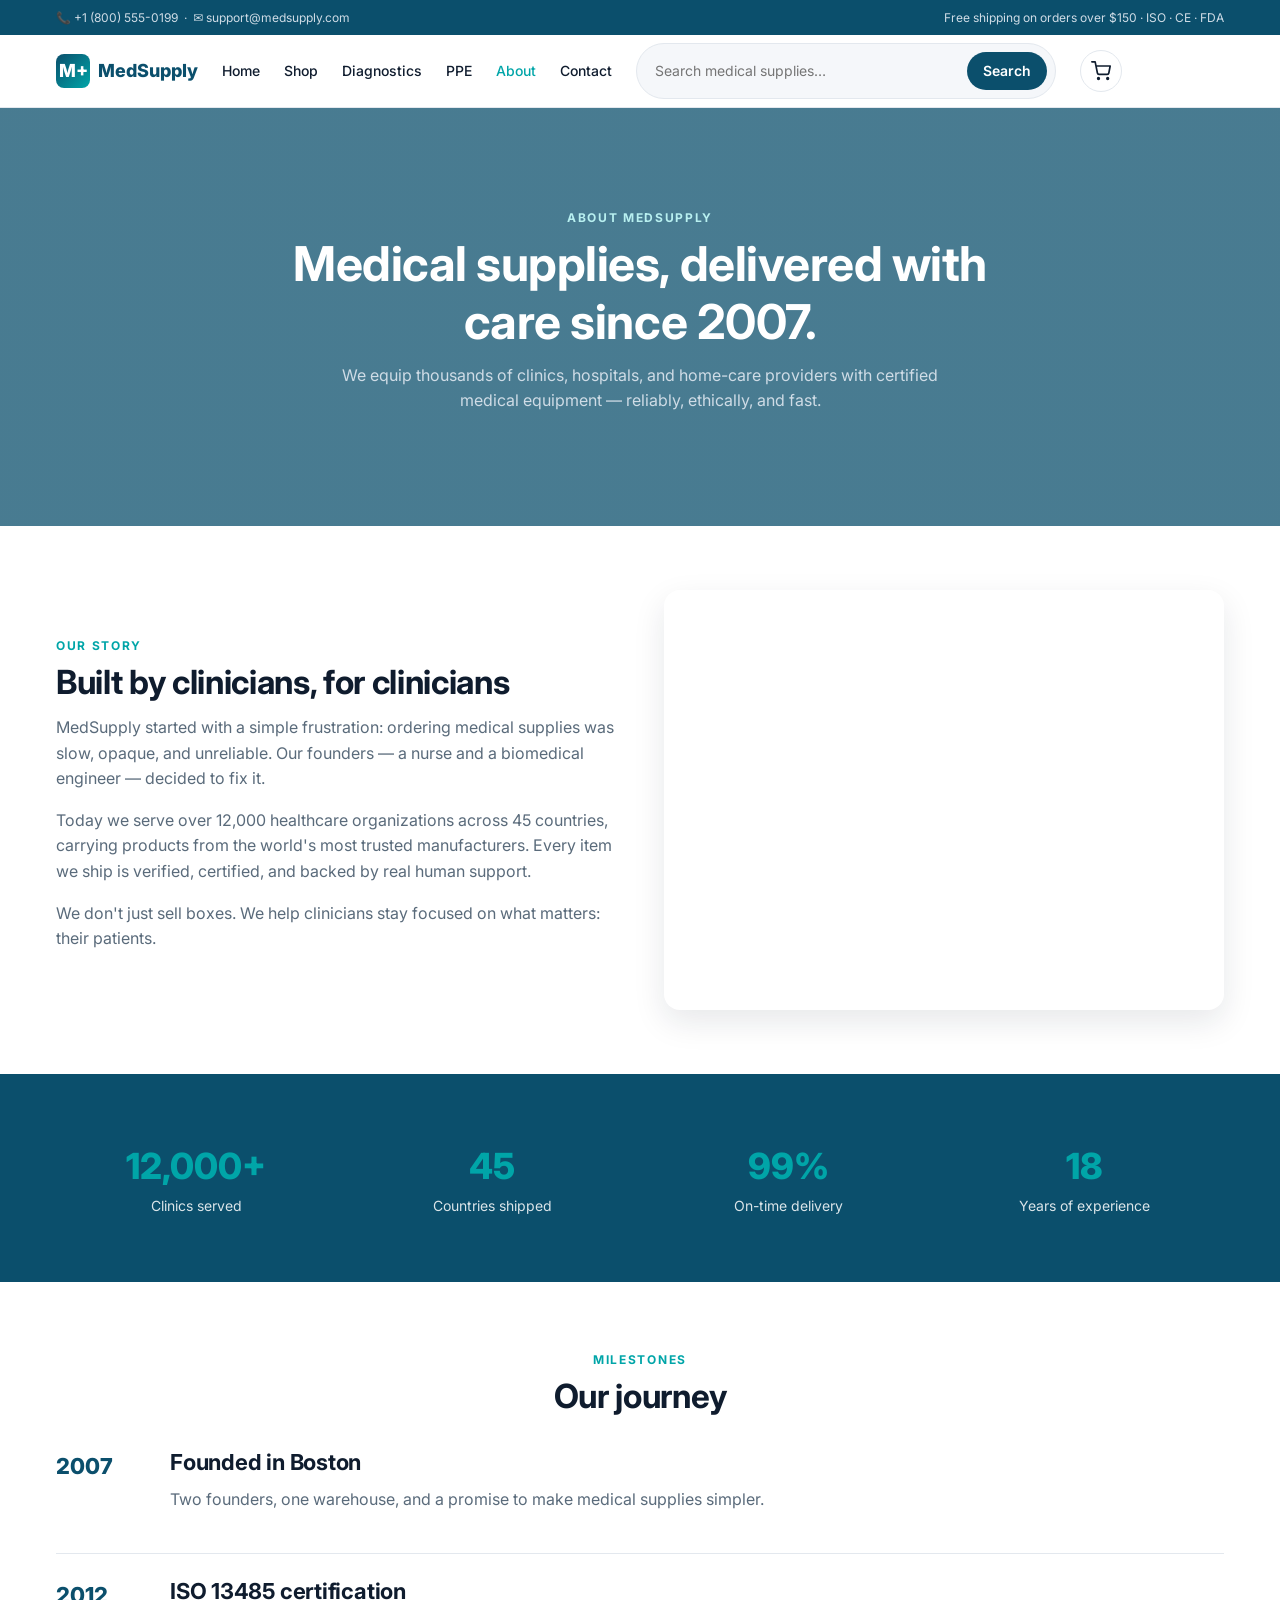
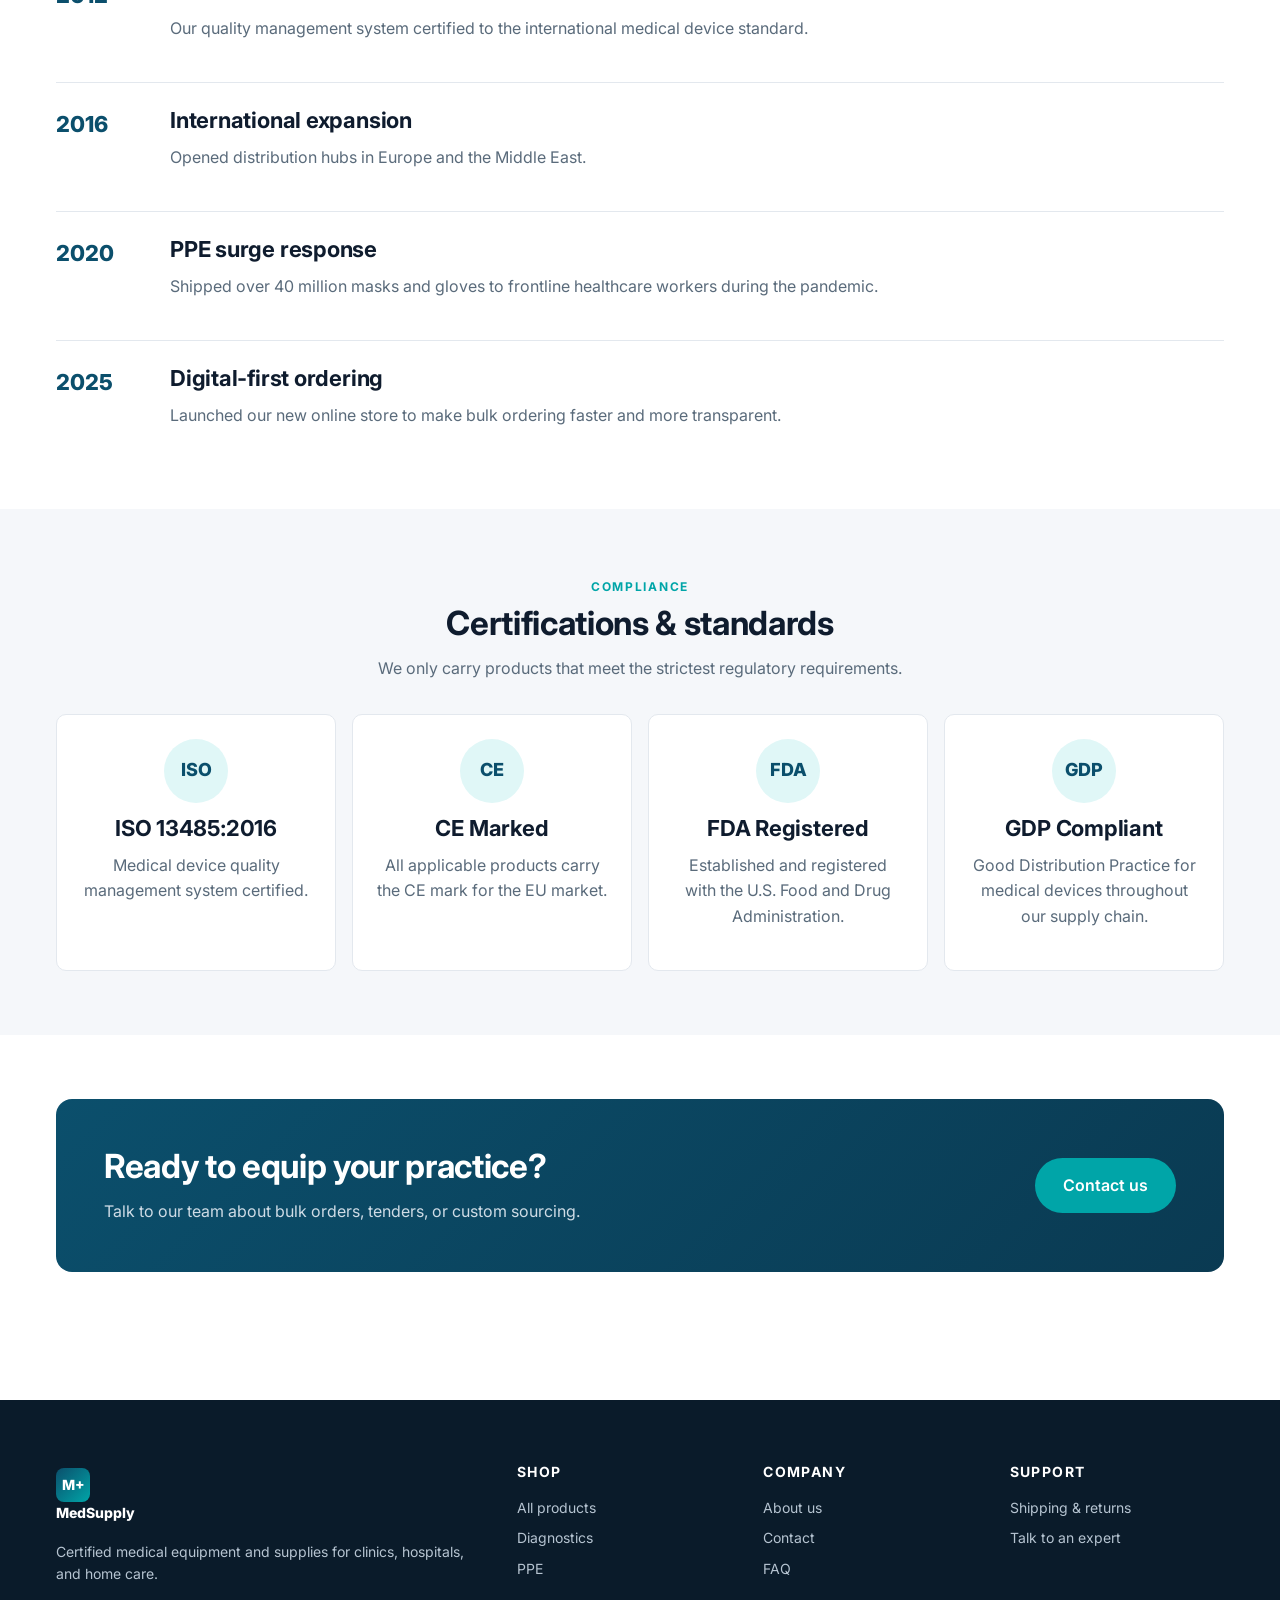
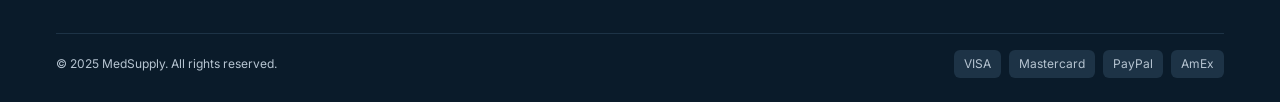
<file: about.html>
<!DOCTYPE html>
<html lang="en" dir="ltr">
<head>
<meta charset="UTF-8" />
<meta name="viewport" content="width=device-width, initial-scale=1.0" />
<title>About — MedSupply</title>
<meta name="description" content="Learn about MedSupply — 18 years supplying certified medical equipment to clinics and hospitals worldwide." />

<link rel="preconnect" href="https://fonts.googleapis.com" />
<link rel="preconnect" href="https://fonts.gstatic.com" crossorigin />
<link href="https://fonts.googleapis.com/css2?family=Inter:wght@400;500;600;700;800&display=swap" rel="stylesheet" />
<link rel="stylesheet" href="css/style.css" />

<style>
  .about-hero {
    background:
      linear-gradient(rgba(11,79,108,0.75), rgba(11,79,108,0.75)),
      center / cover no-repeat url("https://images.unsplash.com/photo-1631217868264-e5b90bb7e133?w=1600&q=80");
    color: #fff; padding: var(--sp-9) 0; text-align: center;
  }
  .about-hero h1 { color: #fff; max-width: 720px; margin-inline: auto; }
  .about-hero p { color: #cfdce6; max-width: 640px; margin-inline: auto; }

  .about-grid {
    display: grid; grid-template-columns: 1fr 1fr; gap: var(--sp-7); align-items: center;
  }
  @media (max-width: 860px) { .about-grid { grid-template-columns: 1fr; } }
  .about-media {
    aspect-ratio: 4 / 3; border-radius: var(--r-lg);
    background: center / cover no-repeat url("https://images.unsplash.com/photo-1587351021759-3e566b6af7cc?w=1200&q=80");
    box-shadow: var(--shadow-lg);
  }

  .timeline { display: grid; gap: var(--sp-5); margin-top: var(--sp-5); }
  .timeline-item {
    display: grid; grid-template-columns: 90px 1fr; gap: var(--sp-5);
    padding-bottom: var(--sp-5); border-bottom: 1px solid var(--color-border);
  }
  .timeline-item:last-child { border-bottom: 0; padding-bottom: 0; }
  .timeline-year {
    font-weight: 800; color: var(--color-primary); font-size: var(--fs-xl);
  }
  @media (max-width: 520px) {
    .timeline-item { grid-template-columns: 1fr; gap: var(--sp-2); }
  }

  .cert-grid {
    display: grid; grid-template-columns: repeat(auto-fit, minmax(220px, 1fr));
    gap: var(--sp-4); margin-top: var(--sp-5);
  }
  .cert-card {
    background: #fff; border: 1px solid var(--color-border);
    border-radius: var(--r-md); padding: var(--sp-5); text-align: center;
  }
  .cert-card .seal {
    width: 64px; height: 64px; margin: 0 auto var(--sp-3);
    border-radius: 50%; background: var(--color-accent-2); color: var(--color-primary);
    display: grid; place-items: center; font-weight: 800; font-size: var(--fs-lg);
  }
</style>
</head>
<body>

<!-- HEADER -->
<header class="site-header">
  <div class="header-top">
    <div class="container">
      <span>📞 +1 (800) 555-0199 &nbsp;·&nbsp; ✉️ support@medsupply.com</span>
      <span>Free shipping on orders over $150 · ISO · CE · FDA</span>
    </div>
  </div>
  <div class="header-main">
    <div class="container">
      <a href="index.html" class="brand" aria-label="MedSupply home">
        <span class="brand-mark" aria-hidden="true">M+</span>
        <span>MedSupply</span>
      </a>
      <nav class="main-nav" aria-label="Main navigation">
        <a href="index.html">Home</a>
        <a href="products.html">Shop</a>
        <a href="products.html?cat=Diagnostic">Diagnostics</a>
        <a href="products.html?cat=PPE">PPE</a>
        <a href="about.html" class="active">About</a>
        <a href="contact.html">Contact</a>
      </nav>
      <form class="header-search" role="search" aria-label="Search products">
        <input type="search" placeholder="Search medical supplies…" aria-label="Search" />
        <button type="submit">Search</button>
      </form>
      <div class="header-actions">
        <a href="cart.html" class="icon-btn" aria-label="View cart">
          <svg width="20" height="20" viewBox="0 0 24 24" fill="none" stroke="currentColor" stroke-width="2" stroke-linecap="round" stroke-linejoin="round"><circle cx="9" cy="21" r="1"/><circle cx="20" cy="21" r="1"/><path d="M1 1h4l2.68 13.39a2 2 0 0 0 2 1.61h9.72a2 2 0 0 0 2-1.61L23 6H6"/></svg>
          <span class="cart-badge" style="display:none">0</span>
        </a>
        <button class="icon-btn nav-toggle" aria-label="Toggle menu" aria-expanded="false">
          <svg width="22" height="22" viewBox="0 0 24 24" fill="none" stroke="currentColor" stroke-width="2" stroke-linecap="round" stroke-linejoin="round"><line x1="3" y1="6" x2="21" y2="6"/><line x1="3" y1="12" x2="21" y2="12"/><line x1="3" y1="18" x2="21" y2="18"/></svg>
        </button>
      </div>
    </div>
  </div>
</header>

<main>

<!-- HERO -->
<section class="about-hero">
  <div class="container">
    <span class="eyebrow" style="color: #b8f0f0;">About MedSupply</span>
    <h1>Medical supplies, delivered with care since 2007.</h1>
    <p>We equip thousands of clinics, hospitals, and home-care providers with certified medical equipment — reliably, ethically, and fast.</p>
  </div>
</section>

<!-- STORY -->
<section class="section">
  <div class="container">
    <div class="about-grid">
      <div class="reveal">
        <span class="eyebrow">Our story</span>
        <h2>Built by clinicians, for clinicians</h2>
        <p>MedSupply started with a simple frustration: ordering medical supplies was slow, opaque, and unreliable. Our founders — a nurse and a biomedical engineer — decided to fix it.</p>
        <p>Today we serve over 12,000 healthcare organizations across 45 countries, carrying products from the world's most trusted manufacturers. Every item we ship is verified, certified, and backed by real human support.</p>
        <p>We don't just sell boxes. We help clinicians stay focused on what matters: their patients.</p>
      </div>
      <div class="about-media reveal" aria-hidden="true"></div>
    </div>
  </div>
</section>

<!-- STATS -->
<section class="stats">
  <div class="container">
    <div>
      <div class="num">12,000+</div>
      <div class="lbl">Clinics served</div>
    </div>
    <div>
      <div class="num">45</div>
      <div class="lbl">Countries shipped</div>
    </div>
    <div>
      <div class="num">99%</div>
      <div class="lbl">On-time delivery</div>
    </div>
    <div>
      <div class="num">18</div>
      <div class="lbl">Years of experience</div>
    </div>
  </div>
</section>

<!-- TIMELINE -->
<section class="section">
  <div class="container">
    <div class="section-head reveal">
      <span class="eyebrow">Milestones</span>
      <h2>Our journey</h2>
    </div>
    <div class="timeline">
      <div class="timeline-item reveal">
        <div class="timeline-year">2007</div>
        <div>
          <h3>Founded in Boston</h3>
          <p>Two founders, one warehouse, and a promise to make medical supplies simpler.</p>
        </div>
      </div>
      <div class="timeline-item reveal">
        <div class="timeline-year">2012</div>
        <div>
          <h3>ISO 13485 certification</h3>
          <p>Our quality management system certified to the international medical device standard.</p>
        </div>
      </div>
      <div class="timeline-item reveal">
        <div class="timeline-year">2016</div>
        <div>
          <h3>International expansion</h3>
          <p>Opened distribution hubs in Europe and the Middle East.</p>
        </div>
      </div>
      <div class="timeline-item reveal">
        <div class="timeline-year">2020</div>
        <div>
          <h3>PPE surge response</h3>
          <p>Shipped over 40 million masks and gloves to frontline healthcare workers during the pandemic.</p>
        </div>
      </div>
      <div class="timeline-item reveal">
        <div class="timeline-year">2025</div>
        <div>
          <h3>Digital-first ordering</h3>
          <p>Launched our new online store to make bulk ordering faster and more transparent.</p>
        </div>
      </div>
    </div>
  </div>
</section>

<!-- CERTS -->
<section class="section section--soft">
  <div class="container">
    <div class="section-head reveal">
      <span class="eyebrow">Compliance</span>
      <h2>Certifications & standards</h2>
      <p>We only carry products that meet the strictest regulatory requirements.</p>
    </div>
    <div class="cert-grid">
      <div class="cert-card reveal">
        <div class="seal">ISO</div>
        <h3>ISO 13485:2016</h3>
        <p>Medical device quality management system certified.</p>
      </div>
      <div class="cert-card reveal">
        <div class="seal">CE</div>
        <h3>CE Marked</h3>
        <p>All applicable products carry the CE mark for the EU market.</p>
      </div>
      <div class="cert-card reveal">
        <div class="seal">FDA</div>
        <h3>FDA Registered</h3>
        <p>Established and registered with the U.S. Food and Drug Administration.</p>
      </div>
      <div class="cert-card reveal">
        <div class="seal">GDP</div>
        <h3>GDP Compliant</h3>
        <p>Good Distribution Practice for medical devices throughout our supply chain.</p>
      </div>
    </div>
  </div>
</section>

<!-- CTA -->
<section class="section">
  <div class="container">
    <div class="newsletter reveal">
      <div>
        <h2>Ready to equip your practice?</h2>
        <p>Talk to our team about bulk orders, tenders, or custom sourcing.</p>
      </div>
      <div style="text-align:right;">
        <a href="contact.html" class="btn btn--accent btn--lg">Contact us</a>
      </div>
    </div>
  </div>
</section>

</main>

<!-- FOOTER -->
<footer class="site-footer">
  <div class="container">
    <div class="footer-grid">
      <div>
        <a href="index.html" class="brand" style="color:#fff; margin-bottom: 12px;">
          <span class="brand-mark" aria-hidden="true">M+</span>
          <span>MedSupply</span>
        </a>
        <p style="color:#b6c4d1; font-size: 14px; margin-top: 12px;">
          Certified medical equipment and supplies for clinics, hospitals, and home care.
        </p>
      </div>
      <div>
        <h4>Shop</h4>
        <a href="products.html">All products</a>
        <a href="products.html?cat=Diagnostic">Diagnostics</a>
        <a href="products.html?cat=PPE">PPE</a>
      </div>
      <div>
        <h4>Company</h4>
        <a href="about.html">About us</a>
        <a href="contact.html">Contact</a>
        <a href="faq.html">FAQ</a>
      </div>
      <div>
        <h4>Support</h4>
        <a href="faq.html">Shipping & returns</a>
        <a href="contact.html">Talk to an expert</a>
      </div>
    </div>
    <div class="footer-bottom">
      <span>© 2025 MedSupply. All rights reserved.</span>
      <div class="pay-icons">
        <span>VISA</span><span>Mastercard</span><span>PayPal</span><span>AmEx</span>
      </div>
    </div>
  </div>
</footer>

<button class="back-to-top" aria-label="Back to top">
  <svg width="20" height="20" viewBox="0 0 24 24" fill="none" stroke="currentColor" stroke-width="2" stroke-linecap="round" stroke-linejoin="round"><path d="M12 19V5M5 12l7-7 7 7"/></svg>
</button>

<script src="js/data.js"></script>
<script src="js/main.js"></script>
</body>
</html>
</file>
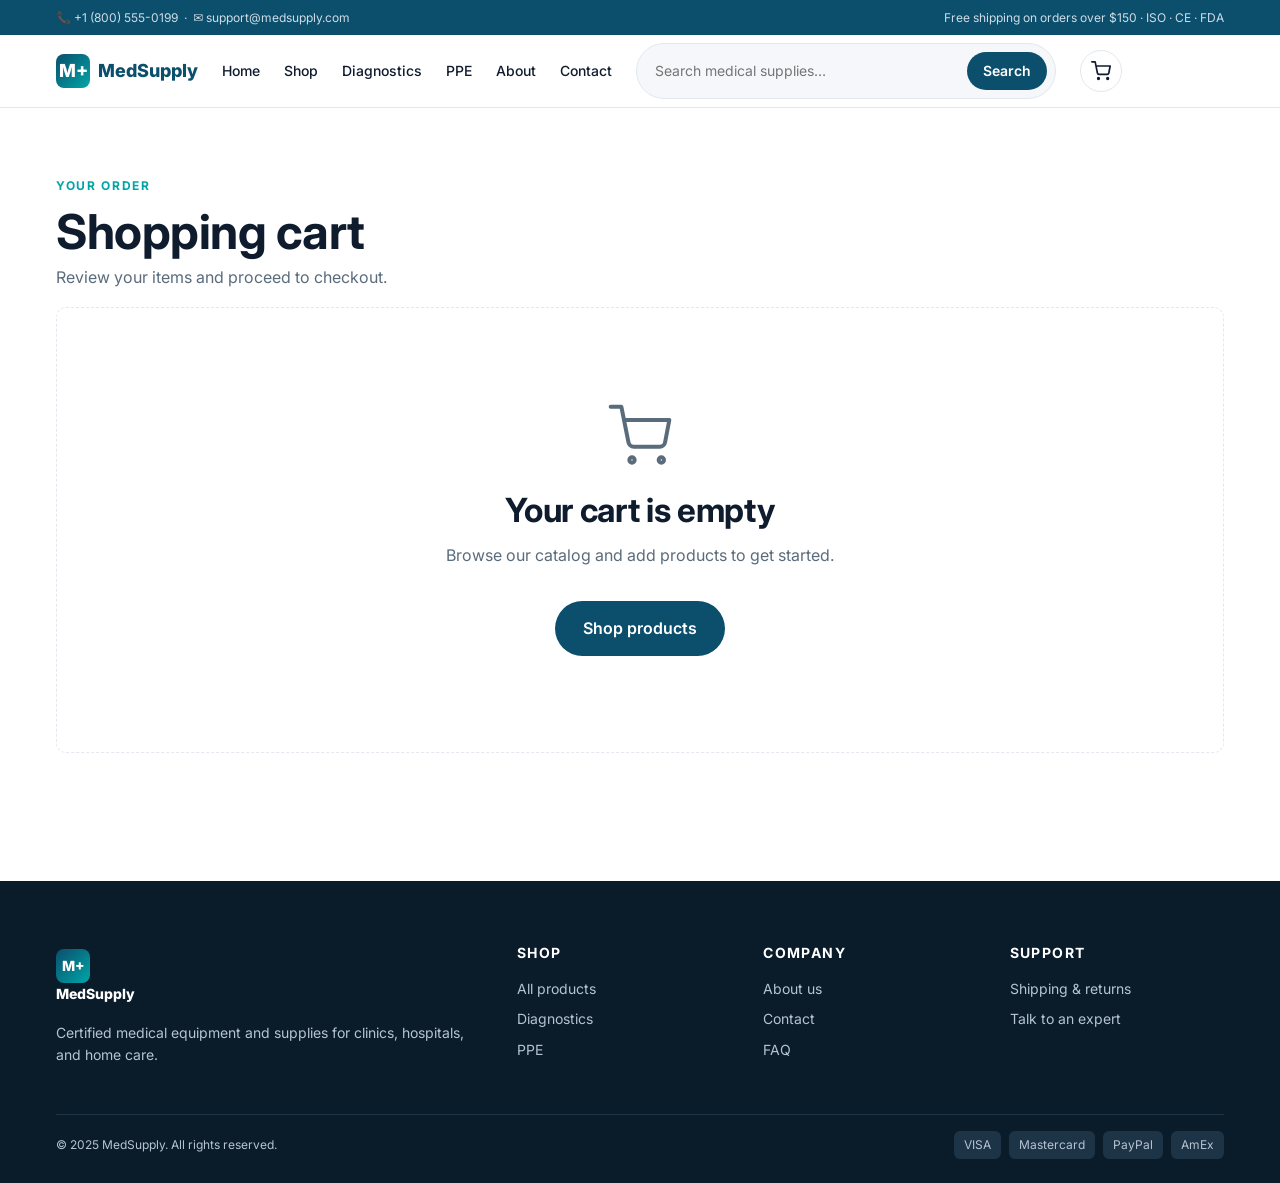
<file: cart.html>
<!DOCTYPE html>
<html lang="en" dir="ltr">
<head>
<meta charset="UTF-8" />
<meta name="viewport" content="width=device-width, initial-scale=1.0" />
<title>Cart — MedSupply</title>
<meta name="description" content="Review your cart and checkout securely." />

<link rel="preconnect" href="https://fonts.googleapis.com" />
<link rel="preconnect" href="https://fonts.gstatic.com" crossorigin />
<link href="https://fonts.googleapis.com/css2?family=Inter:wght@400;500;600;700;800&display=swap" rel="stylesheet" />
<link rel="stylesheet" href="css/style.css" />

<style>
  .cart-layout {
    display: grid;
    grid-template-columns: 1fr 380px;
    gap: var(--sp-6);
    align-items: start;
    margin-top: var(--sp-5);
  }
  @media (max-width: 900px) {
    .cart-layout { grid-template-columns: 1fr; }
  }

  /* ---------- Cart table ---------- */
  .cart-list {
    background: #fff; border: 1px solid var(--color-border);
    border-radius: var(--r-md); overflow: hidden;
  }
  .cart-row {
    display: grid;
    grid-template-columns: 96px 1fr auto auto auto;
    gap: var(--sp-4);
    align-items: center;
    padding: var(--sp-4);
    border-bottom: 1px solid var(--color-border);
  }
  .cart-row:last-child { border-bottom: 0; }
  .cart-thumb {
    width: 96px; height: 96px; border-radius: var(--r-sm);
    overflow: hidden; background: var(--color-bg-soft);
    border: 1px solid var(--color-border);
  }
  .cart-thumb img { width: 100%; height: 100%; object-fit: cover; }
  .cart-name { font-weight: 600; font-size: var(--fs-md); margin: 0 0 4px; }
  .cart-name a { color: var(--color-text); }
  .cart-name a:hover { color: var(--color-primary); }
  .cart-meta { font-size: var(--fs-xs); color: var(--color-muted); }
  .cart-unit { font-size: var(--fs-sm); color: var(--color-muted); white-space: nowrap; }
  .cart-total { font-weight: 700; color: var(--color-primary); font-size: var(--fs-lg); white-space: nowrap; min-width: 90px; text-align: right; }
  .cart-remove {
    width: 34px; height: 34px; border-radius: 50%; display: grid; place-items: center;
    color: var(--color-muted); transition: all var(--transition);
  }
  .cart-remove:hover { color: var(--color-danger); background: #fdf3f2; }
  .cart-qty {
    display: inline-flex; align-items: center;
    border: 1px solid var(--color-border); border-radius: var(--r-pill); overflow: hidden;
  }
  .cart-qty button {
    width: 34px; height: 36px; font-weight: 700; color: var(--color-primary);
    transition: background var(--transition);
  }
  .cart-qty button:hover { background: var(--color-bg-soft); }
  .cart-qty input {
    width: 40px; height: 36px; text-align: center; border: 0; outline: 0;
    font-weight: 700; font-size: var(--fs-sm);
  }
  @media (max-width: 700px) {
    .cart-row {
      grid-template-columns: 72px 1fr;
      grid-template-areas:
        "thumb name"
        "qty   qty"
        "unit  total";
      gap: var(--sp-2) var(--sp-3);
      padding: var(--sp-3);
    }
    .cart-thumb { grid-area: thumb; width: 72px; height: 72px; }
    .cart-info { grid-area: name; }
    .cart-qty { grid-area: qty; justify-self: start; }
    .cart-unit { grid-area: unit; }
    .cart-total { grid-area: total; text-align: right; }
    .cart-remove {
      position: absolute; right: 8px; margin-top: -60px;
    }
    .cart-row { position: relative; }
  }

  /* ---------- Summary ---------- */
  .summary {
    background: #fff; border: 1px solid var(--color-border);
    border-radius: var(--r-md); padding: var(--sp-5);
    position: sticky; top: calc(var(--header-h) + 20px);
  }
  .summary h3 { margin-bottom: var(--sp-4); }
  .summary-row {
    display: flex; justify-content: space-between;
    padding: var(--sp-2) 0; font-size: var(--fs-sm);
  }
  .summary-row.total {
    border-top: 1px solid var(--color-border);
    margin-top: var(--sp-3); padding-top: var(--sp-4);
    font-size: var(--fs-lg); font-weight: 700;
    color: var(--color-primary);
  }
  .summary hr {
    border: 0; border-top: 1px solid var(--color-border); margin: var(--sp-4) 0;
  }
  .promo-row {
    display: flex; gap: var(--sp-2); margin: var(--sp-3) 0;
  }
  .promo-row input {
    flex: 1; padding: 10px 14px;
    border: 1px solid var(--color-border); border-radius: var(--r-sm);
    outline: none; font-size: var(--fs-sm);
  }
  .promo-row input:focus { border-color: var(--color-primary); }

  /* ---------- Empty state ---------- */
  .empty-cart {
    text-align: center; padding: var(--sp-9) var(--sp-4);
    background: #fff; border: 1px dashed var(--color-border);
    border-radius: var(--r-md);
  }
  .empty-cart svg { color: var(--color-muted); margin-bottom: var(--sp-4); }

  /* ---------- Checkout modal ---------- */
  .modal-backdrop {
    position: fixed; inset: 0; background: rgba(15,28,46,0.55);
    display: none; align-items: center; justify-content: center;
    z-index: 200; padding: var(--sp-4);
  }
  .modal-backdrop.is-open { display: flex; }
  .modal {
    background: #fff; border-radius: var(--r-lg);
    max-width: 520px; width: 100%; padding: var(--sp-6);
    box-shadow: var(--shadow-lg); position: relative;
    max-height: 90vh; overflow: auto;
  }
  .modal-close {
    position: absolute; top: 12px; right: 12px;
    width: 34px; height: 34px; border-radius: 50%;
    display: grid; place-items: center; color: var(--color-muted);
    transition: background var(--transition);
  }
  .modal-close:hover { background: var(--color-bg-soft); }
  .form-row { margin-bottom: var(--sp-3); }
  .form-row label {
    display: block; font-size: var(--fs-sm); font-weight: 600;
    margin-bottom: 6px;
  }
  .form-row input, .form-row select {
    width: 100%; padding: 10px 12px;
    border: 1px solid var(--color-border); border-radius: var(--r-sm);
    outline: none; transition: border-color var(--transition);
    background: #fff;
  }
  .form-row input:focus, .form-row select:focus { border-color: var(--color-primary); }
  .form-row .err { color: var(--color-danger); font-size: var(--fs-xs); margin-top: 4px; display: none; }
  .form-row.invalid input, .form-row.invalid select { border-color: var(--color-danger); }
  .form-row.invalid .err { display: block; }
  .form-grid-2 {
    display: grid; grid-template-columns: 1fr 1fr; gap: var(--sp-3);
  }
</style>
</head>
<body>

<!-- ============ HEADER ============ -->
<header class="site-header">
  <div class="header-top">
    <div class="container">
      <span>📞 +1 (800) 555-0199 &nbsp;·&nbsp; ✉️ support@medsupply.com</span>
      <span>Free shipping on orders over $150 · ISO · CE · FDA</span>
    </div>
  </div>
  <div class="header-main">
    <div class="container">
      <a href="index.html" class="brand" aria-label="MedSupply home">
        <span class="brand-mark" aria-hidden="true">M+</span>
        <span>MedSupply</span>
      </a>
      <nav class="main-nav" aria-label="Main navigation">
        <a href="index.html">Home</a>
        <a href="products.html">Shop</a>
        <a href="products.html?cat=Diagnostic">Diagnostics</a>
        <a href="products.html?cat=PPE">PPE</a>
        <a href="about.html">About</a>
        <a href="contact.html">Contact</a>
      </nav>
      <form class="header-search" role="search" aria-label="Search products">
        <input type="search" placeholder="Search medical supplies…" aria-label="Search" />
        <button type="submit">Search</button>
      </form>
      <div class="header-actions">
        <a href="cart.html" class="icon-btn" aria-label="View cart">
          <svg width="20" height="20" viewBox="0 0 24 24" fill="none" stroke="currentColor" stroke-width="2" stroke-linecap="round" stroke-linejoin="round"><circle cx="9" cy="21" r="1"/><circle cx="20" cy="21" r="1"/><path d="M1 1h4l2.68 13.39a2 2 0 0 0 2 1.61h9.72a2 2 0 0 0 2-1.61L23 6H6"/></svg>
          <span class="cart-badge" style="display:none">0</span>
        </a>
        <button class="icon-btn nav-toggle" aria-label="Toggle menu" aria-expanded="false">
          <svg width="22" height="22" viewBox="0 0 24 24" fill="none" stroke="currentColor" stroke-width="2" stroke-linecap="round" stroke-linejoin="round"><line x1="3" y1="6" x2="21" y2="6"/><line x1="3" y1="12" x2="21" y2="12"/><line x1="3" y1="18" x2="21" y2="18"/></svg>
        </button>
      </div>
    </div>
  </div>
</header>

<main>
  <section class="section">
    <div class="container">
      <span class="eyebrow">Your order</span>
      <h1 style="margin-bottom: 4px;">Shopping cart</h1>
      <p>Review your items and proceed to checkout.</p>

      <div id="cartRoot" class="cart-layout">
        <!-- JS fills this -->
      </div>

      <!-- Empty state -->
      <div id="cartEmpty" class="empty-cart hidden">
        <svg width="64" height="64" viewBox="0 0 24 24" fill="none" stroke="currentColor" stroke-width="1.5" stroke-linecap="round" stroke-linejoin="round">
          <circle cx="9" cy="21" r="1"/><circle cx="20" cy="21" r="1"/>
          <path d="M1 1h4l2.68 13.39a2 2 0 0 0 2 1.61h9.72a2 2 0 0 0 2-1.61L23 6H6"/>
        </svg>
        <h2>Your cart is empty</h2>
        <p>Browse our catalog and add products to get started.</p>
        <a href="products.html" class="btn btn--primary btn--lg mt-4">Shop products</a>
      </div>
    </div>
  </section>
</main>

<!-- ============ CHECKOUT MODAL ============ -->
<div class="modal-backdrop" id="checkoutModal" role="dialog" aria-modal="true" aria-labelledby="coTitle">
  <div class="modal">
    <button class="modal-close" id="coClose" aria-label="Close dialog">✕</button>
    <h3 id="coTitle">Checkout</h3>
    <p style="font-size: var(--fs-sm);">Enter your details to place the order.</p>

    <form id="checkoutForm" novalidate>
      <div class="form-row">
        <label for="coName">Full name *</label>
        <input type="text" id="coName" required />
        <div class="err">Please enter your full name.</div>
      </div>
      <div class="form-row">
        <label for="coEmail">Email *</label>
        <input type="email" id="coEmail" required />
        <div class="err">Please enter a valid email.</div>
      </div>
      <div class="form-row">
        <label for="coPhone">Phone</label>
        <input type="tel" id="coPhone" />
      </div>
      <div class="form-row">
        <label for="coAddress">Shipping address *</label>
        <input type="text" id="coAddress" required />
        <div class="err">Please enter your address.</div>
      </div>
      <div class="form-grid-2">
        <div class="form-row">
          <label for="coCity">City *</label>
          <input type="text" id="coCity" required />
          <div class="err">Required.</div>
        </div>
        <div class="form-row">
          <label for="coZip">ZIP / Postal code *</label>
          <input type="text" id="coZip" required />
          <div class="err">Required.</div>
        </div>
      </div>
      <div class="form-row">
        <label for="coPayment">Payment method *</label>
        <select id="coPayment" required>
          <option value="">Select…</option>
          <option value="card">Credit / Debit card</option>
          <option value="paypal">PayPal</option>
          <option value="invoice">Invoice (net 30, for verified clinics)</option>
        </select>
        <div class="err">Please choose a payment method.</div>
      </div>

      <div style="background: var(--color-bg-soft); padding: var(--sp-3); border-radius: var(--r-sm); font-size: var(--fs-sm); margin: var(--sp-3) 0;">
        <div style="display:flex; justify-content:space-between;">
          <span>Order total:</span>
          <strong id="coTotal">$0.00</strong>
        </div>
      </div>

      <button type="submit" class="btn btn--primary btn--block btn--lg">Place order</button>
      <p style="font-size: var(--fs-xs); text-align:center; margin-top: var(--sp-3);">
        This is a demo — no payment will be processed.
      </p>
    </form>
  </div>
</div>

<!-- ============ FOOTER ============ -->
<footer class="site-footer">
  <div class="container">
    <div class="footer-grid">
      <div>
        <a href="index.html" class="brand" style="color:#fff; margin-bottom: 12px;">
          <span class="brand-mark" aria-hidden="true">M+</span>
          <span>MedSupply</span>
        </a>
        <p style="color:#b6c4d1; font-size: 14px; margin-top: 12px;">
          Certified medical equipment and supplies for clinics, hospitals, and home care.
        </p>
      </div>
      <div>
        <h4>Shop</h4>
        <a href="products.html">All products</a>
        <a href="products.html?cat=Diagnostic">Diagnostics</a>
        <a href="products.html?cat=PPE">PPE</a>
      </div>
      <div>
        <h4>Company</h4>
        <a href="about.html">About us</a>
        <a href="contact.html">Contact</a>
        <a href="faq.html">FAQ</a>
      </div>
      <div>
        <h4>Support</h4>
        <a href="faq.html">Shipping & returns</a>
        <a href="contact.html">Talk to an expert</a>
      </div>
    </div>
    <div class="footer-bottom">
      <span>© 2025 MedSupply. All rights reserved.</span>
      <div class="pay-icons">
        <span>VISA</span><span>Mastercard</span><span>PayPal</span><span>AmEx</span>
      </div>
    </div>
  </div>
</footer>

<button class="back-to-top" aria-label="Back to top">
  <svg width="20" height="20" viewBox="0 0 24 24" fill="none" stroke="currentColor" stroke-width="2" stroke-linecap="round" stroke-linejoin="round"><path d="M12 19V5M5 12l7-7 7 7"/></svg>
</button>

<script src="js/data.js"></script>
<script src="js/main.js"></script>
<script src="js/cart.js"></script>
</body>
</html>
</file>
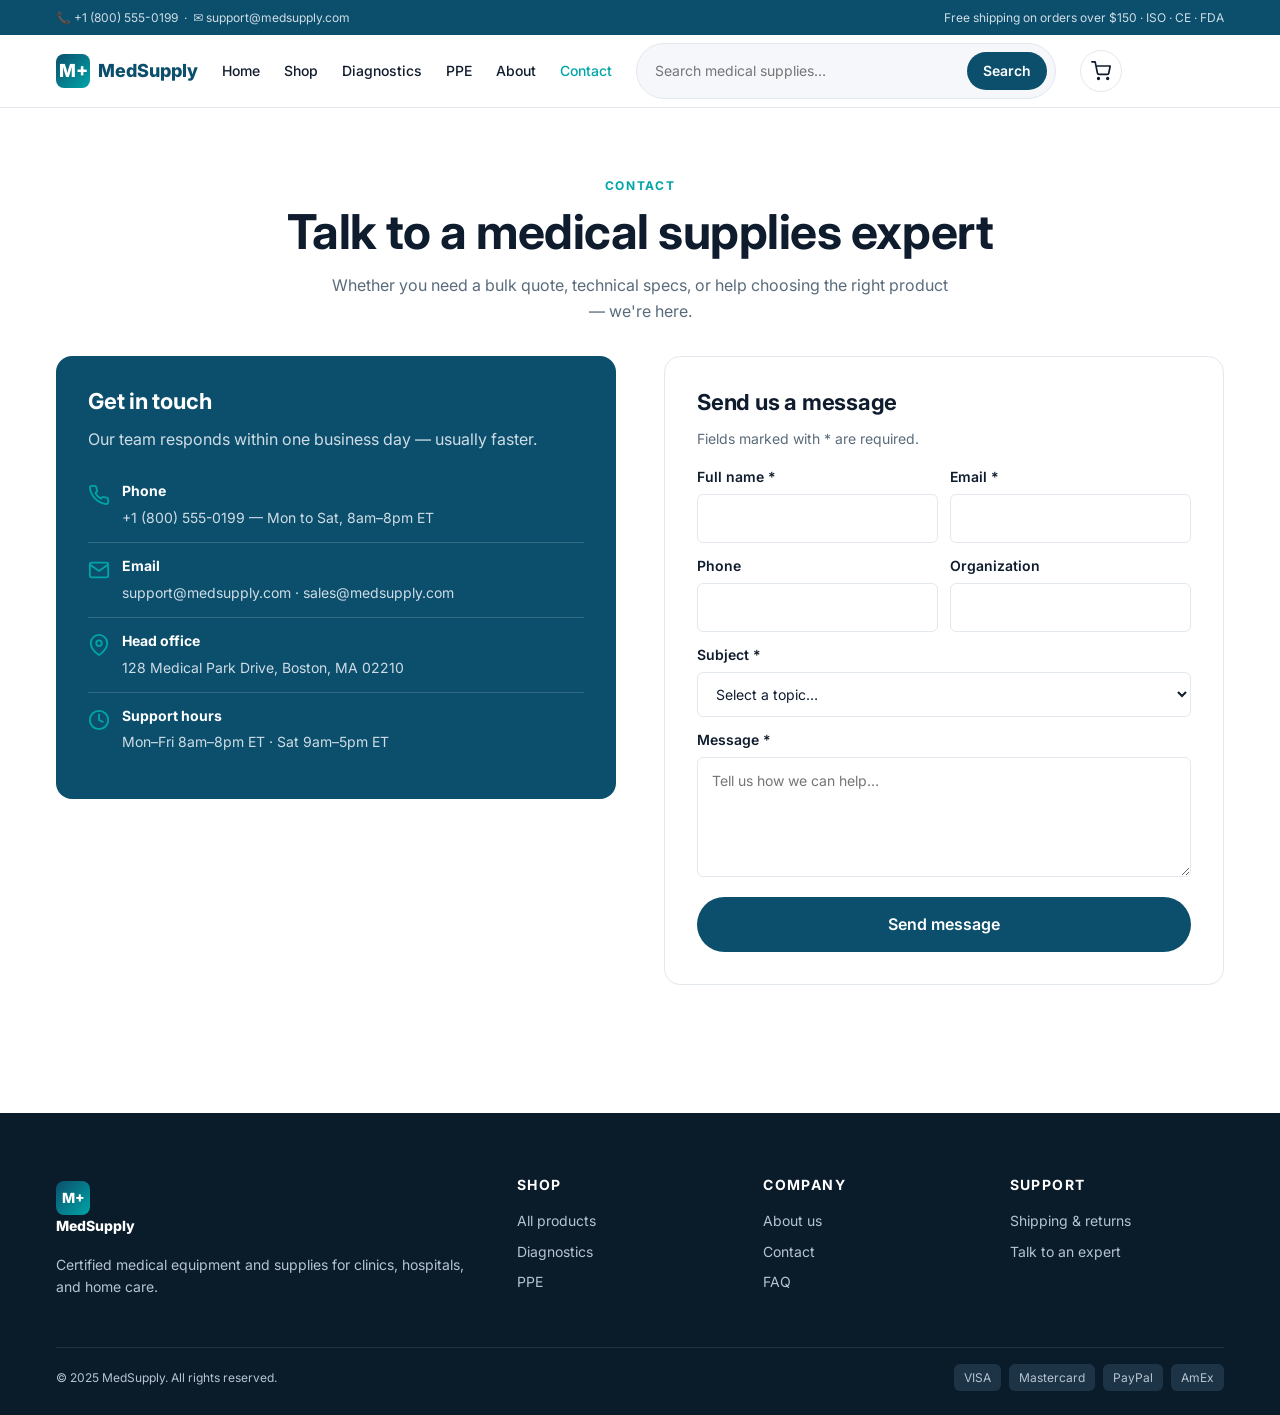
<file: contact.html>
<!DOCTYPE html>
<html lang="en" dir="ltr">
<head>
<meta charset="UTF-8" />
<meta name="viewport" content="width=device-width, initial-scale=1.0" />
<title>Contact — MedSupply</title>
<meta name="description" content="Contact MedSupply — talk to a medical supplies expert, request a bulk quote, or get support." />

<link rel="preconnect" href="https://fonts.googleapis.com" />
<link rel="preconnect" href="https://fonts.gstatic.com" crossorigin />
<link href="https://fonts.googleapis.com/css2?family=Inter:wght@400;500;600;700;800&display=swap" rel="stylesheet" />
<link rel="stylesheet" href="css/style.css" />

<style>
  .contact-layout {
    display: grid; grid-template-columns: 1fr 1fr; gap: var(--sp-7);
    align-items: start; margin-top: var(--sp-5);
  }
  @media (max-width: 860px) { .contact-layout { grid-template-columns: 1fr; } }

  .contact-info {
    background: var(--color-primary); color: #fff;
    border-radius: var(--r-lg); padding: var(--sp-6);
  }
  .contact-info h3 { color: #fff; }
  .contact-info p { color: #cfdce6; }
  .contact-item {
    display: flex; gap: var(--sp-3); align-items: flex-start;
    padding: var(--sp-3) 0; border-bottom: 1px solid rgba(255,255,255,0.15);
  }
  .contact-item:last-of-type { border-bottom: 0; }
  .contact-item svg { color: var(--color-accent); flex-shrink: 0; margin-top: 4px; }
  .contact-item strong { display: block; color: #fff; font-size: var(--fs-sm); margin-bottom: 2px; }
  .contact-item span { color: #cfdce6; font-size: var(--fs-sm); }

  .contact-form {
    background: #fff; border: 1px solid var(--color-border);
    border-radius: var(--r-lg); padding: var(--sp-6);
  }
  .form-grid-2 { display: grid; grid-template-columns: 1fr 1fr; gap: var(--sp-3); }
  @media (max-width: 520px) { .form-grid-2 { grid-template-columns: 1fr; } }
  .form-row { margin-bottom: var(--sp-3); }
  .form-row label {
    display: block; font-size: var(--fs-sm); font-weight: 600; margin-bottom: 6px;
  }
  .form-row input, .form-row select, .form-row textarea {
    width: 100%; padding: 12px 14px;
    border: 1px solid var(--color-border); border-radius: var(--r-sm);
    outline: none; transition: border-color var(--transition);
    background: #fff; font-family: inherit; font-size: var(--fs-sm);
  }
  .form-row input:focus, .form-row select:focus, .form-row textarea:focus {
    border-color: var(--color-primary);
  }
  .form-row textarea { resize: vertical; min-height: 120px; }
  .form-row .err {
    color: var(--color-danger); font-size: var(--fs-xs); margin-top: 4px; display: none;
  }
  .form-row.invalid input, .form-row.invalid select, .form-row.invalid textarea {
    border-color: var(--color-danger);
  }
  .form-row.invalid .err { display: block; }
</style>
</head>
<body>

<!-- HEADER -->
<header class="site-header">
  <div class="header-top">
    <div class="container">
      <span>📞 +1 (800) 555-0199 &nbsp;·&nbsp; ✉️ support@medsupply.com</span>
      <span>Free shipping on orders over $150 · ISO · CE · FDA</span>
    </div>
  </div>
  <div class="header-main">
    <div class="container">
      <a href="index.html" class="brand" aria-label="MedSupply home">
        <span class="brand-mark" aria-hidden="true">M+</span>
        <span>MedSupply</span>
      </a>
      <nav class="main-nav" aria-label="Main navigation">
        <a href="index.html">Home</a>
        <a href="products.html">Shop</a>
        <a href="products.html?cat=Diagnostic">Diagnostics</a>
        <a href="products.html?cat=PPE">PPE</a>
        <a href="about.html">About</a>
        <a href="contact.html" class="active">Contact</a>
      </nav>
      <form class="header-search" role="search" aria-label="Search products">
        <input type="search" placeholder="Search medical supplies…" aria-label="Search" />
        <button type="submit">Search</button>
      </form>
      <div class="header-actions">
        <a href="cart.html" class="icon-btn" aria-label="View cart">
          <svg width="20" height="20" viewBox="0 0 24 24" fill="none" stroke="currentColor" stroke-width="2" stroke-linecap="round" stroke-linejoin="round"><circle cx="9" cy="21" r="1"/><circle cx="20" cy="21" r="1"/><path d="M1 1h4l2.68 13.39a2 2 0 0 0 2 1.61h9.72a2 2 0 0 0 2-1.61L23 6H6"/></svg>
          <span class="cart-badge" style="display:none">0</span>
        </a>
        <button class="icon-btn nav-toggle" aria-label="Toggle menu" aria-expanded="false">
          <svg width="22" height="22" viewBox="0 0 24 24" fill="none" stroke="currentColor" stroke-width="2" stroke-linecap="round" stroke-linejoin="round"><line x1="3" y1="6" x2="21" y2="6"/><line x1="3" y1="12" x2="21" y2="12"/><line x1="3" y1="18" x2="21" y2="18"/></svg>
        </button>
      </div>
    </div>
  </div>
</header>

<main>
  <section class="section">
    <div class="container">
      <div class="text-center reveal" style="margin-bottom: var(--sp-6);">
        <span class="eyebrow">Contact</span>
        <h1>Talk to a medical supplies expert</h1>
        <p style="max-width: 620px; margin-inline: auto;">
          Whether you need a bulk quote, technical specs, or help choosing the right product — we're here.
        </p>
      </div>

      <div class="contact-layout">

        <!-- INFO -->
        <aside class="contact-info">
          <h3>Get in touch</h3>
          <p>Our team responds within one business day — usually faster.</p>

          <div class="contact-item">
            <svg width="22" height="22" viewBox="0 0 24 24" fill="none" stroke="currentColor" stroke-width="2" stroke-linecap="round" stroke-linejoin="round"><path d="M22 16.92v3a2 2 0 0 1-2.18 2 19.79 19.79 0 0 1-8.63-3.07 19.5 19.5 0 0 1-6-6 19.79 19.79 0 0 1-3.07-8.67A2 2 0 0 1 4.11 2h3a2 2 0 0 1 2 1.72 12.84 12.84 0 0 0 .7 2.81 2 2 0 0 1-.45 2.11L8.09 9.91a16 16 0 0 0 6 6l1.27-1.27a2 2 0 0 1 2.11-.45 12.84 12.84 0 0 0 2.81.7A2 2 0 0 1 22 16.92z"/></svg>
            <div>
              <strong>Phone</strong>
              <span>+1 (800) 555-0199 — Mon to Sat, 8am–8pm ET</span>
            </div>
          </div>

          <div class="contact-item">
            <svg width="22" height="22" viewBox="0 0 24 24" fill="none" stroke="currentColor" stroke-width="2" stroke-linecap="round" stroke-linejoin="round"><path d="M4 4h16c1.1 0 2 .9 2 2v12c0 1.1-.9 2-2 2H4c-1.1 0-2-.9-2-2V6c0-1.1.9-2 2-2z"/><polyline points="22,6 12,13 2,6"/></svg>
            <div>
              <strong>Email</strong>
              <span>support@medsupply.com · sales@medsupply.com</span>
            </div>
          </div>

          <div class="contact-item">
            <svg width="22" height="22" viewBox="0 0 24 24" fill="none" stroke="currentColor" stroke-width="2" stroke-linecap="round" stroke-linejoin="round"><path d="M21 10c0 7-9 13-9 13s-9-6-9-13a9 9 0 0 1 18 0z"/><circle cx="12" cy="10" r="3"/></svg>
            <div>
              <strong>Head office</strong>
              <span>128 Medical Park Drive, Boston, MA 02210</span>
            </div>
          </div>

          <div class="contact-item">
            <svg width="22" height="22" viewBox="0 0 24 24" fill="none" stroke="currentColor" stroke-width="2" stroke-linecap="round" stroke-linejoin="round"><circle cx="12" cy="12" r="10"/><polyline points="12 6 12 12 16 14"/></svg>
            <div>
              <strong>Support hours</strong>
              <span>Mon–Fri 8am–8pm ET · Sat 9am–5pm ET</span>
            </div>
          </div>
        </aside>

        <!-- FORM -->
        <div class="contact-form">
          <h3>Send us a message</h3>
          <p style="color: var(--color-muted); font-size: var(--fs-sm);">
            Fields marked with * are required.
          </p>

          <form id="contactForm" novalidate>
            <div class="form-grid-2">
              <div class="form-row">
                <label for="cName">Full name *</label>
                <input type="text" id="cName" required />
                <div class="err">Please enter your name.</div>
              </div>
              <div class="form-row">
                <label for="cEmail">Email *</label>
                <input type="email" id="cEmail" required />
                <div class="err">Please enter a valid email.</div>
              </div>
            </div>

            <div class="form-grid-2">
              <div class="form-row">
                <label for="cPhone">Phone</label>
                <input type="tel" id="cPhone" />
              </div>
              <div class="form-row">
                <label for="cOrg">Organization</label>
                <input type="text" id="cOrg" />
              </div>
            </div>

            <div class="form-row">
              <label for="cSubject">Subject *</label>
              <select id="cSubject" required>
                <option value="">Select a topic…</option>
                <option value="quote">Request a bulk quote</option>
                <option value="product">Product information</option>
                <option value="order">Order status</option>
                <option value="support">Technical support</option>
                <option value="other">Other</option>
              </select>
              <div class="err">Please choose a subject.</div>
            </div>

            <div class="form-row">
              <label for="cMessage">Message *</label>
              <textarea id="cMessage" required placeholder="Tell us how we can help…"></textarea>
              <div class="err">Please write a message (at least 10 characters).</div>
            </div>

            <button type="submit" class="btn btn--primary btn--block btn--lg">Send message</button>
          </form>
        </div>

      </div>
    </div>
  </section>
</main>

<!-- FOOTER -->
<footer class="site-footer">
  <div class="container">
    <div class="footer-grid">
      <div>
        <a href="index.html" class="brand" style="color:#fff; margin-bottom: 12px;">
          <span class="brand-mark" aria-hidden="true">M+</span>
          <span>MedSupply</span>
        </a>
        <p style="color:#b6c4d1; font-size: 14px; margin-top: 12px;">
          Certified medical equipment and supplies for clinics, hospitals, and home care.
        </p>
      </div>
      <div>
        <h4>Shop</h4>
        <a href="products.html">All products</a>
        <a href="products.html?cat=Diagnostic">Diagnostics</a>
        <a href="products.html?cat=PPE">PPE</a>
      </div>
      <div>
        <h4>Company</h4>
        <a href="about.html">About us</a>
        <a href="contact.html">Contact</a>
        <a href="faq.html">FAQ</a>
      </div>
      <div>
        <h4>Support</h4>
        <a href="faq.html">Shipping & returns</a>
        <a href="contact.html">Talk to an expert</a>
      </div>
    </div>
    <div class="footer-bottom">
      <span>© 2025 MedSupply. All rights reserved.</span>
      <div class="pay-icons">
        <span>VISA</span><span>Mastercard</span><span>PayPal</span><span>AmEx</span>
      </div>
    </div>
  </div>
</footer>

<button class="back-to-top" aria-label="Back to top">
  <svg width="20" height="20" viewBox="0 0 24 24" fill="none" stroke="currentColor" stroke-width="2" stroke-linecap="round" stroke-linejoin="round"><path d="M12 19V5M5 12l7-7 7 7"/></svg>
</button>

<script src="js/data.js"></script>
<script src="js/main.js"></script>
<script>
/* Contact form validation */
document.addEventListener("DOMContentLoaded", () => {
  const form = document.getElementById("contactForm");
  if (!form) return;

  form.addEventListener("submit", (e) => {
    e.preventDefault();
    let ok = true;

    const fields = [
      { id: "cName",    test: v => v.trim().length >= 2 },
      { id: "cEmail",   test: v => /^[^\s@]+@[^\s@]+\.[^\s@]+$/.test(v.trim()) },
      { id: "cSubject", test: v => v !== "" },
      { id: "cMessage", test: v => v.trim().length >= 10 }
    ];

    fields.forEach(f => {
      const el = document.getElementById(f.id);
      const row = el.closest(".form-row");
      const valid = f.test(el.value);
      row.classList.toggle("invalid", !valid);
      if (!valid) ok = false;
    });

    if (!ok) {
      // Scroll to first invalid
      const firstInvalid = form.querySelector(".form-row.invalid");
      if (firstInvalid) firstInvalid.scrollIntoView({ behavior: "smooth", block: "center" });
      return;
    }

    showToast("Message sent! We'll reply within 1 business day.", "success");
    form.reset();
    form.querySelectorAll(".form-row.invalid").forEach(r => r.classList.remove("invalid"));
  });
});
</script>
</body>
</html>
</file>
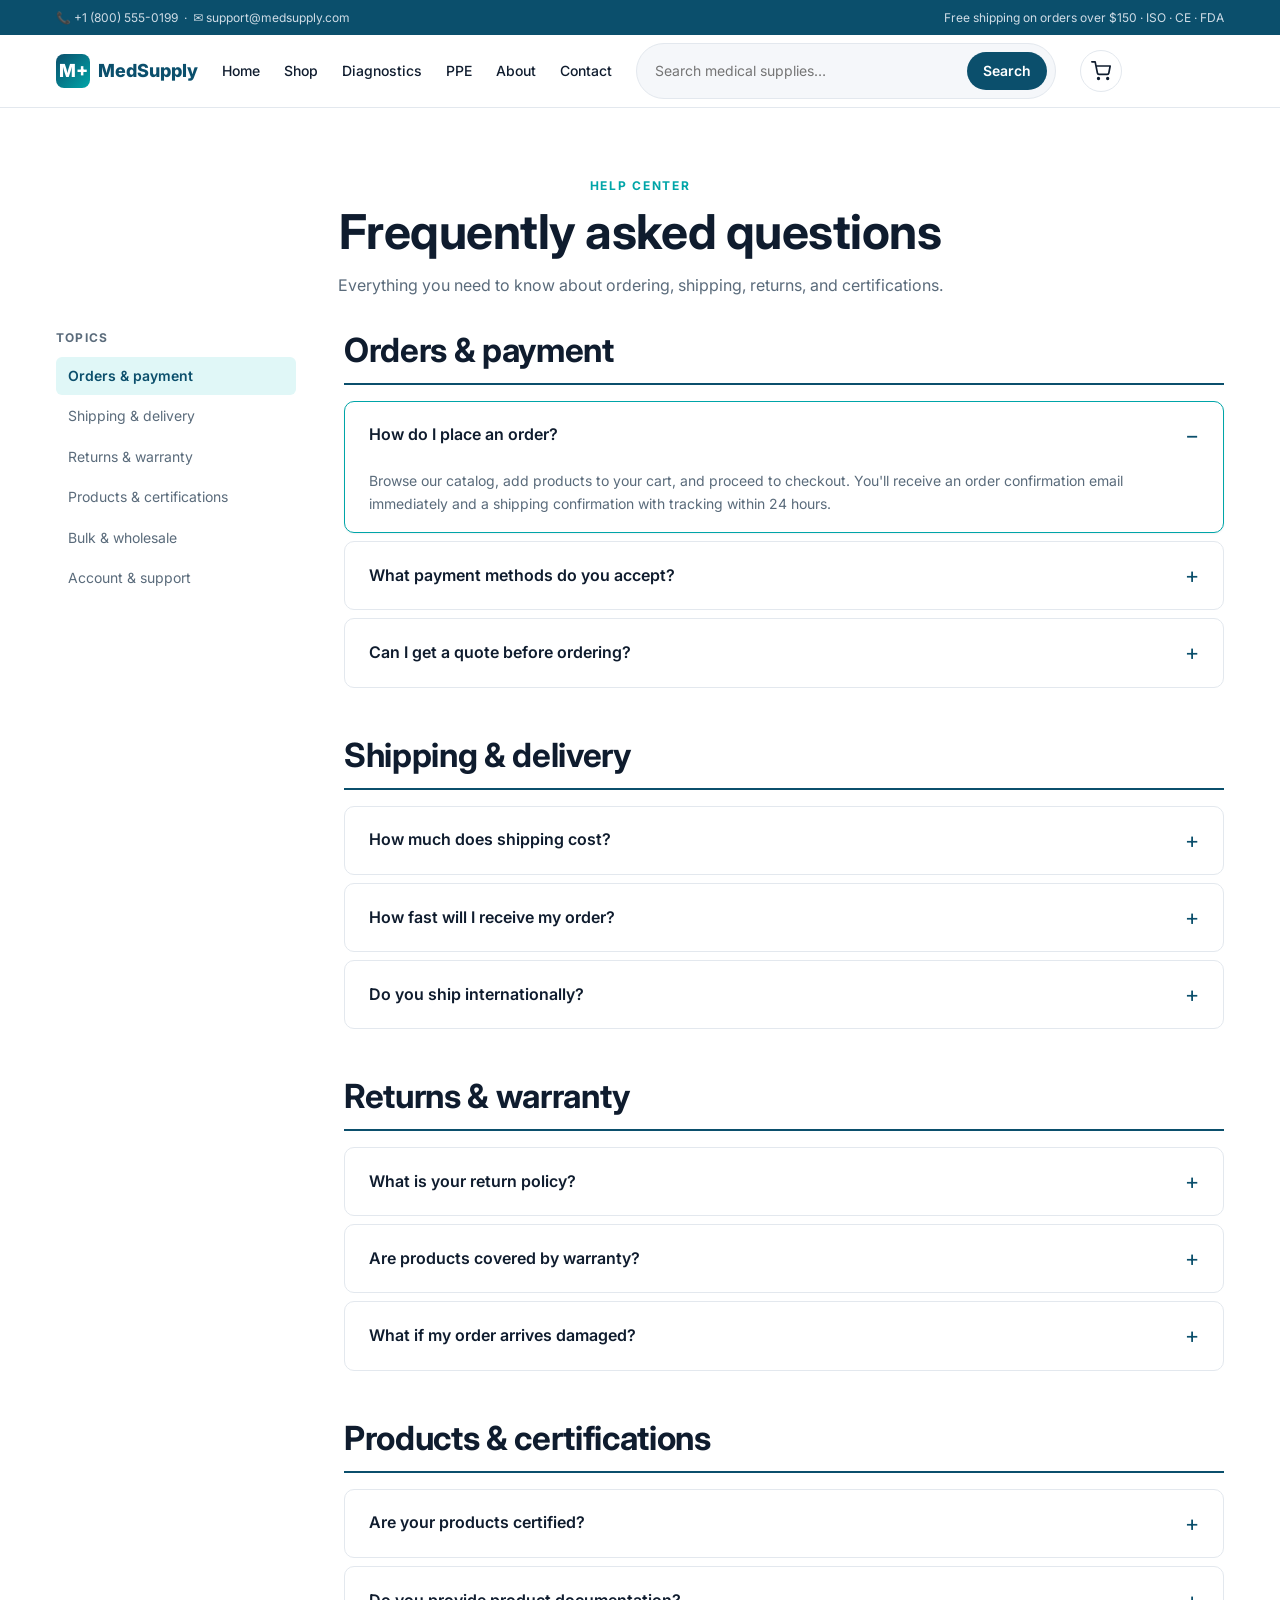
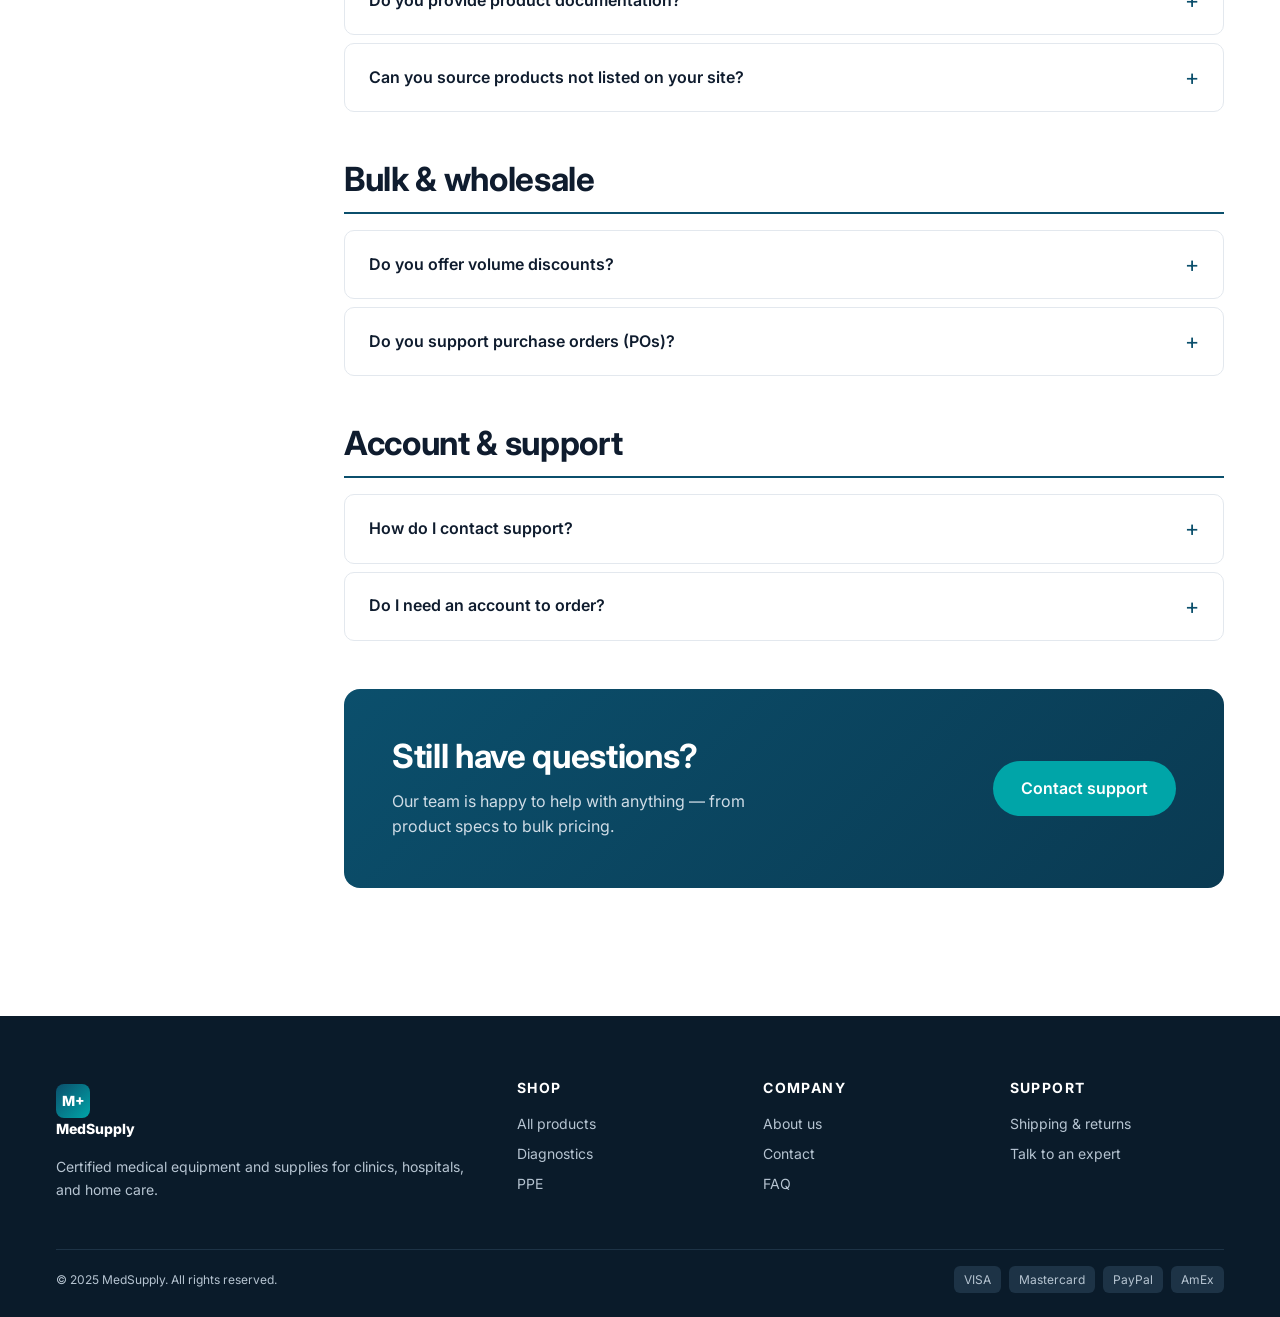
<file: faq.html>
<!DOCTYPE html>
<html lang="en" dir="ltr">
<head>
<meta charset="UTF-8" />
<meta name="viewport" content="width=device-width, initial-scale=1.0" />
<title>FAQ — MedSupply</title>
<meta name="description" content="Answers to common questions about orders, shipping, returns, certifications, and bulk purchasing." />

<link rel="preconnect" href="https://fonts.googleapis.com" />
<link rel="preconnect" href="https://fonts.gstatic.com" crossorigin />
<link href="https://fonts.googleapis.com/css2?family=Inter:wght@400;500;600;700;800&display=swap" rel="stylesheet" />
<link rel="stylesheet" href="css/style.css" />

<style>
  .faq-layout {
    display: grid; grid-template-columns: 240px 1fr; gap: var(--sp-7);
    align-items: start; margin-top: var(--sp-5);
  }
  @media (max-width: 860px) { .faq-layout { grid-template-columns: 1fr; } }

  .faq-side { position: sticky; top: calc(var(--header-h) + 20px); }
  .faq-side a {
    display: block; padding: 8px 12px; border-radius: var(--r-sm);
    font-size: var(--fs-sm); color: var(--color-muted); margin-bottom: 2px;
  }
  .faq-side a:hover, .faq-side a.active {
    background: var(--color-accent-2); color: var(--color-primary); font-weight: 600;
  }

  .faq-group { margin-bottom: var(--sp-7); }
  .faq-group h2 {
    padding-bottom: var(--sp-3); border-bottom: 2px solid var(--color-primary);
    margin-bottom: var(--sp-4);
  }

  .faq-item {
    background: #fff; border: 1px solid var(--color-border);
    border-radius: var(--r-md); margin-bottom: var(--sp-2);
    overflow: hidden; transition: border-color var(--transition), box-shadow var(--transition);
  }
  .faq-item[open] { border-color: var(--color-accent); box-shadow: var(--shadow-sm); }
  .faq-item summary {
    padding: var(--sp-4) var(--sp-5);
    cursor: pointer; font-weight: 600; font-size: var(--fs-md);
    list-style: none; display: flex; justify-content: space-between; align-items: center;
    gap: var(--sp-3);
    transition: color var(--transition);
  }
  .faq-item summary::-webkit-details-marker { display: none; }
  .faq-item summary::after {
    content: "+"; font-size: var(--fs-xl); color: var(--color-primary);
    font-weight: 400; transition: transform var(--transition); flex-shrink: 0;
  }
  .faq-item[open] summary::after { content: "−"; }
  .faq-item summary:hover { color: var(--color-primary); }
  .faq-item .faq-answer {
    padding: 0 var(--sp-5) var(--sp-4);
    color: var(--color-muted); font-size: var(--fs-sm); line-height: 1.7;
  }
  .faq-item .faq-answer p:last-child { margin-bottom: 0; }
</style>
</head>
<body>

<!-- HEADER -->
<header class="site-header">
  <div class="header-top">
    <div class="container">
      <span>📞 +1 (800) 555-0199 &nbsp;·&nbsp; ✉️ support@medsupply.com</span>
      <span>Free shipping on orders over $150 · ISO · CE · FDA</span>
    </div>
  </div>
  <div class="header-main">
    <div class="container">
      <a href="index.html" class="brand" aria-label="MedSupply home">
        <span class="brand-mark" aria-hidden="true">M+</span>
        <span>MedSupply</span>
      </a>
      <nav class="main-nav" aria-label="Main navigation">
        <a href="index.html">Home</a>
        <a href="products.html">Shop</a>
        <a href="products.html?cat=Diagnostic">Diagnostics</a>
        <a href="products.html?cat=PPE">PPE</a>
        <a href="about.html">About</a>
        <a href="contact.html">Contact</a>
      </nav>
      <form class="header-search" role="search" aria-label="Search products">
        <input type="search" placeholder="Search medical supplies…" aria-label="Search" />
        <button type="submit">Search</button>
      </form>
      <div class="header-actions">
        <a href="cart.html" class="icon-btn" aria-label="View cart">
          <svg width="20" height="20" viewBox="0 0 24 24" fill="none" stroke="currentColor" stroke-width="2" stroke-linecap="round" stroke-linejoin="round"><circle cx="9" cy="21" r="1"/><circle cx="20" cy="21" r="1"/><path d="M1 1h4l2.68 13.39a2 2 0 0 0 2 1.61h9.72a2 2 0 0 0 2-1.61L23 6H6"/></svg>
          <span class="cart-badge" style="display:none">0</span>
        </a>
        <button class="icon-btn nav-toggle" aria-label="Toggle menu" aria-expanded="false">
          <svg width="22" height="22" viewBox="0 0 24 24" fill="none" stroke="currentColor" stroke-width="2" stroke-linecap="round" stroke-linejoin="round"><line x1="3" y1="6" x2="21" y2="6"/><line x1="3" y1="12" x2="21" y2="12"/><line x1="3" y1="18" x2="21" y2="18"/></svg>
        </button>
      </div>
    </div>
  </div>
</header>

<main>
  <section class="section">
    <div class="container">
      <div class="text-center reveal" style="margin-bottom: var(--sp-6);">
        <span class="eyebrow">Help center</span>
        <h1>Frequently asked questions</h1>
        <p style="max-width: 620px; margin-inline: auto;">
          Everything you need to know about ordering, shipping, returns, and certifications.
        </p>
      </div>

      <div class="faq-layout">

        <aside class="faq-side">
          <h4 style="text-transform: uppercase; font-size: var(--fs-xs); letter-spacing: 0.1em; color: var(--color-muted);">Topics</h4>
          <a href="#orders" class="active">Orders & payment</a>
          <a href="#shipping">Shipping & delivery</a>
          <a href="#returns">Returns & warranty</a>
          <a href="#products">Products & certifications</a>
          <a href="#bulk">Bulk & wholesale</a>
          <a href="#account">Account & support</a>
        </aside>

        <div>

          <!-- Orders -->
          <div class="faq-group" id="orders">
            <h2>Orders & payment</h2>

            <details class="faq-item" open>
              <summary>How do I place an order?</summary>
              <div class="faq-answer">
                <p>Browse our catalog, add products to your cart, and proceed to checkout. You'll receive an order confirmation email immediately and a shipping confirmation with tracking within 24 hours.</p>
              </div>
            </details>

            <details class="faq-item">
              <summary>What payment methods do you accept?</summary>
              <div class="faq-answer">
                <p>We accept major credit cards (Visa, Mastercard, AmEx), PayPal, and — for verified healthcare organizations — invoicing on net-30 terms.</p>
              </div>
            </details>

            <details class="faq-item">
              <summary>Can I get a quote before ordering?</summary>
              <div class="faq-answer">
                <p>Absolutely. Use the "Request a quote" button on any product page or contact us directly. We respond to quote requests within 24 hours.</p>
              </div>
            </details>
          </div>

          <!-- Shipping -->
          <div class="faq-group" id="shipping">
            <h2>Shipping & delivery</h2>

            <details class="faq-item">
              <summary>How much does shipping cost?</summary>
              <div class="faq-answer">
                <p>Standard shipping is a flat $14.99 within the continental US. Orders over $150 ship free. Express and international options are calculated at checkout.</p>
              </div>
            </details>

            <details class="faq-item">
              <summary>How fast will I receive my order?</summary>
              <div class="faq-answer">
                <p>In-stock items dispatch the same business day if ordered before 3:00 PM local time. Standard delivery takes 2–4 business days. Express options are available.</p>
              </div>
            </details>

            <details class="faq-item">
              <summary>Do you ship internationally?</summary>
              <div class="faq-answer">
                <p>Yes — we ship to over 45 countries. International shipping costs and duties are calculated at checkout. Some products may have regional restrictions based on local regulations.</p>
              </div>
            </details>
          </div>

          <!-- Returns -->
          <div class="faq-group" id="returns">
            <h2>Returns & warranty</h2>

            <details class="faq-item">
              <summary>What is your return policy?</summary>
              <div class="faq-answer">
                <p>Unopened items can be returned within 30 days of delivery for a full refund. For hygiene reasons, opened PPE, wound care, and sterile products cannot be returned.</p>
              </div>
            </details>

            <details class="faq-item">
              <summary>Are products covered by warranty?</summary>
              <div class="faq-answer">
                <p>Most diagnostic and durable equipment carries a manufacturer warranty — typically 12–24 months. Warranty details are included with each product. Contact us for warranty claims and we'll handle the process with the manufacturer.</p>
              </div>
            </details>

            <details class="faq-item">
              <summary>What if my order arrives damaged?</summary>
              <div class="faq-answer">
                <p>Contact us within 48 hours of delivery with photos of the damaged item and packaging. We'll arrange a replacement or refund immediately — no questions asked.</p>
              </div>
            </details>
          </div>

          <!-- Products -->
          <div class="faq-group" id="products">
            <h2>Products & certifications</h2>

            <details class="faq-item">
              <summary>Are your products certified?</summary>
              <div class="faq-answer">
                <p>Yes. All products carry the certifications required for their category — CE marking for the EU, FDA registration for the US, and ISO 13485 quality management. Product-specific certificates are available on request.</p>
              </div>
            </details>

            <details class="faq-item">
              <summary>Do you provide product documentation?</summary>
              <div class="faq-answer">
                <p>Yes. Instruction manuals, spec sheets, and certificates of conformity are available for every product. Request them on the product page or via our contact form.</p>
              </div>
            </details>

            <details class="faq-item">
              <summary>Can you source products not listed on your site?</summary>
              <div class="faq-answer">
                <p>Often yes. We work with a global network of manufacturers. Send us a description or part number and we'll try to source it for you.</p>
              </div>
            </details>
          </div>

          <!-- Bulk -->
          <div class="faq-group" id="bulk">
            <h2>Bulk & wholesale</h2>

            <details class="faq-item">
              <summary>Do you offer volume discounts?</summary>
              <div class="faq-answer">
                <p>Yes. Orders above certain thresholds qualify for automatic discounts, and larger contracts (hospitals, tenders, government) get customized pricing. Contact us for a tailored quote.</p>
              </div>
            </details>

            <details class="faq-item">
              <summary>Do you support purchase orders (POs)?</summary>
              <div class="faq-answer">
                <p>Yes — for verified healthcare organizations we accept POs and offer net-30 terms. Contact our sales team to set up an account.</p>
              </div>
            </details>
          </div>

          <!-- Account -->
          <div class="faq-group" id="account">
            <h2>Account & support</h2>

            <details class="faq-item">
              <summary>How do I contact support?</summary>
              <div class="faq-answer">
                <p>Email <a href="mailto:support@medsupply.com">support@medsupply.com</a>, call +1 (800) 555-0199, or use our <a href="contact.html">contact form</a>. We respond within one business day.</p>
              </div>
            </details>

            <details class="faq-item">
              <summary>Do I need an account to order?</summary>
              <div class="faq-answer">
                <p>No — you can check out as a guest. However, creating an account lets you save addresses, track orders, and access order history.</p>
              </div>
            </details>
          </div>

          <!-- CTA -->
          <div class="newsletter reveal" style="margin-top: var(--sp-7);">
            <div>
              <h2>Still have questions?</h2>
              <p>Our team is happy to help with anything — from product specs to bulk pricing.</p>
            </div>
            <div style="text-align:right;">
              <a href="contact.html" class="btn btn--accent btn--lg">Contact support</a>
            </div>
          </div>

        </div>
      </div>
    </div>
  </section>
</main>

<!-- FOOTER -->
<footer class="site-footer">
  <div class="container">
    <div class="footer-grid">
      <div>
        <a href="index.html" class="brand" style="color:#fff; margin-bottom: 12px;">
          <span class="brand-mark" aria-hidden="true">M+</span>
          <span>MedSupply</span>
        </a>
        <p style="color:#b6c4d1; font-size: 14px; margin-top: 12px;">
          Certified medical equipment and supplies for clinics, hospitals, and home care.
        </p>
      </div>
      <div>
        <h4>Shop</h4>
        <a href="products.html">All products</a>
        <a href="products.html?cat=Diagnostic">Diagnostics</a>
        <a href="products.html?cat=PPE">PPE</a>
      </div>
      <div>
        <h4>Company</h4>
        <a href="about.html">About us</a>
        <a href="contact.html">Contact</a>
        <a href="faq.html">FAQ</a>
      </div>
      <div>
        <h4>Support</h4>
        <a href="faq.html">Shipping & returns</a>
        <a href="contact.html">Talk to an expert</a>
      </div>
    </div>
    <div class="footer-bottom">
      <span>© 2025 MedSupply. All rights reserved.</span>
      <div class="pay-icons">
        <span>VISA</span><span>Mastercard</span><span>PayPal</span><span>AmEx</span>
      </div>
    </div>
  </div>
</footer>

<button class="back-to-top" aria-label="Back to top">
  <svg width="20" height="20" viewBox="0 0 24 24" fill="none" stroke="currentColor" stroke-width="2" stroke-linecap="round" stroke-linejoin="round"><path d="M12 19V5M5 12l7-7 7 7"/></svg>
</button>

<script src="js/data.js"></script>
<script src="js/main.js"></script>
<script>
/* FAQ sidebar — highlight active section on scroll */
document.addEventListener("DOMContentLoaded", () => {
  const links = document.querySelectorAll(".faq-side a");
  const groups = document.querySelectorAll(".faq-group");

  links.forEach(link => {
    link.addEventListener("click", (e) => {
      e.preventDefault();
      const target = document.querySelector(link.getAttribute("href"));
      if (target) {
        const y = target.getBoundingClientRect().top + window.scrollY - 100;
        window.scrollTo({ top: y, behavior: "smooth" });
      }
      links.forEach(l => l.classList.remove("active"));
      link.classList.add("active");
    });
  });

  if ("IntersectionObserver" in window) {
    const io = new IntersectionObserver((entries) => {
      entries.forEach(entry => {
        if (entry.isIntersecting) {
          const id = "#" + entry.target.id;
          links.forEach(l => l.classList.toggle("active", l.getAttribute("href") === id));
        }
      });
    }, { rootMargin: "-100px 0px -60% 0px" });
    groups.forEach(g => io.observe(g));
  }
});
</script>
</body>
</html>
</file>
<file: css/style.css>
/* ============================================================
   MedSupply — Design System
   ============================================================ */

:root {
  /* Palette */
  --color-bg:        #ffffff;
  --color-bg-soft:   #f5f7fa;
  --color-surface:   #ffffff;
  --color-border:    #e3e8ee;
  --color-text:      #0f1c2e;
  --color-muted:     #5a6b7b;
  --color-primary:   #0b4f6c;   /* deep teal */
  --color-primary-2: #073b52;
  --color-accent:    #00a5a8;   /* fresh teal accent */
  --color-accent-2:  #e0f7f7;
  --color-success:   #1b8a5a;
  --color-danger:    #c0392b;
  --color-warning:   #d97706;

  /* Typography */
  --font-sans: "Inter", system-ui, -apple-system, "Segoe UI", Roboto, sans-serif;
  --fs-xs: 0.75rem;
  --fs-sm: 0.875rem;
  --fs-md: 1rem;
  --fs-lg: 1.125rem;
  --fs-xl: 1.375rem;
  --fs-2xl: 1.75rem;
  --fs-3xl: 2.25rem;
  --fs-4xl: 3rem;

  /* Spacing scale */
  --sp-1: 4px;
  --sp-2: 8px;
  --sp-3: 12px;
  --sp-4: 16px;
  --sp-5: 24px;
  --sp-6: 32px;
  --sp-7: 48px;
  --sp-8: 64px;
  --sp-9: 96px;

  /* Radius & shadow */
  --r-sm: 6px;
  --r-md: 10px;
  --r-lg: 16px;
  --r-pill: 999px;
  --shadow-sm: 0 1px 2px rgba(15,28,46,0.06);
  --shadow-md: 0 4px 14px rgba(15,28,46,0.08);
  --shadow-lg: 0 12px 32px rgba(15,28,46,0.10);

  /* Layout */
  --container: 1200px;
  --header-h: 72px;
  --transition: 200ms ease;
}

/* ---------- Reset ---------- */
*, *::before, *::after { box-sizing: border-box; }
html { scroll-behavior: smooth; -webkit-text-size-adjust: 100%; }
body {
  margin: 0;
  font-family: var(--font-sans);
  font-size: var(--fs-md);
  line-height: 1.6;
  color: var(--color-text);
  background: var(--color-bg);
  -webkit-font-smoothing: antialiased;
}
img { max-width: 100%; display: block; }
a { color: var(--color-primary); text-decoration: none; transition: color var(--transition); }
a:hover { color: var(--color-accent); }
button { font: inherit; cursor: pointer; border: 0; background: none; color: inherit; }
input, select, textarea { font: inherit; color: inherit; }
h1, h2, h3, h4 { line-height: 1.2; margin: 0 0 var(--sp-3); font-weight: 700; letter-spacing: -0.01em; }
h1 { font-size: clamp(1.9rem, 4vw, var(--fs-4xl)); }
h2 { font-size: clamp(1.4rem, 2.6vw, var(--fs-3xl)); }
h3 { font-size: var(--fs-xl); }
p { margin: 0 0 var(--sp-4); color: var(--color-muted); }

/* ---------- Layout helpers ---------- */
.container {
  width: 100%;
  max-width: var(--container);
  margin-inline: auto;
  padding-inline: var(--sp-4);
}
.section { padding: var(--sp-8) 0; }
.section--soft { background: var(--color-bg-soft); }
.section-head { text-align: center; margin-bottom: var(--sp-6); }
.section-head p { max-width: 620px; margin-inline: auto; }
.eyebrow {
  display: inline-block;
  font-size: var(--fs-xs);
  font-weight: 700;
  letter-spacing: 0.14em;
  text-transform: uppercase;
  color: var(--color-accent);
  margin-bottom: var(--sp-2);
}
.grid { display: grid; gap: var(--sp-5); }

/* ---------- Buttons ---------- */
.btn {
  display: inline-flex;
  align-items: center;
  justify-content: center;
  gap: var(--sp-2);
  padding: 12px 22px;
  font-weight: 600;
  font-size: var(--fs-sm);
  border-radius: var(--r-pill);
  transition: transform var(--transition), background var(--transition), color var(--transition), box-shadow var(--transition);
  white-space: nowrap;
}
.btn--primary { background: var(--color-primary); color: #fff; }
.btn--primary:hover { background: var(--color-primary-2); color: #fff; transform: translateY(-1px); box-shadow: var(--shadow-md); }
.btn--accent { background: var(--color-accent); color: #fff; }
.btn--accent:hover { background: #008f92; color: #fff; transform: translateY(-1px); box-shadow: var(--shadow-md); }
.btn--ghost { border: 1px solid var(--color-border); color: var(--color-text); background: #fff; }
.btn--ghost:hover { border-color: var(--color-primary); color: var(--color-primary); }
.btn--block { width: 100%; }
.btn--lg { padding: 15px 28px; font-size: var(--fs-md); }

/* ---------- Header ---------- */
.site-header {
  position: sticky;
  top: 0;
  z-index: 60;
  background: #fff;
  border-bottom: 1px solid var(--color-border);
  transition: box-shadow var(--transition);
}
.site-header.is-scrolled { box-shadow: var(--shadow-sm); }
.header-top {
  background: var(--color-primary);
  color: #cfdce6;
  font-size: var(--fs-xs);
}
.header-top .container {
  display: flex;
  justify-content: space-between;
  align-items: center;
  gap: var(--sp-3);
  padding-block: 8px;
}
.header-top a { color: #fff; }
.header-main .container {
  display: flex;
  align-items: center;
  gap: var(--sp-5);
  min-height: var(--header-h);
}
.brand {
  display: flex;
  align-items: center;
  gap: var(--sp-2);
  font-weight: 800;
  font-size: var(--fs-lg);
  color: var(--color-primary);
}
.brand-mark {
  width: 34px; height: 34px; border-radius: 8px;
  background: linear-gradient(135deg, var(--color-primary), var(--color-accent));
  color: #fff; display: grid; place-items: center; font-weight: 800;
}
.main-nav { display: flex; align-items: center; gap: var(--sp-5); }
.main-nav a { font-weight: 500; font-size: var(--fs-sm); color: var(--color-text); }
.main-nav a:hover, .main-nav a.active { color: var(--color-accent); }
.header-search {
  flex: 1;
  max-width: 420px;
  display: flex;
  align-items: center;
  gap: var(--sp-2);
  background: var(--color-bg-soft);
  border: 1px solid var(--color-border);
  border-radius: var(--r-pill);
  padding: 8px 8px 8px 16px;
}
.header-search input {
  border: 0; outline: 0; background: transparent; flex: 1; min-width: 0;
  font-size: var(--fs-sm);
}
.header-search button {
  background: var(--color-primary); color: #fff; padding: 8px 16px;
  border-radius: var(--r-pill); font-size: var(--fs-sm); font-weight: 600;
}
.header-actions { display: flex; align-items: center; gap: var(--sp-3); }
.icon-btn {
  position: relative; width: 42px; height: 42px; border-radius: 50%;
  display: grid; place-items: center; color: var(--color-text);
  border: 1px solid var(--color-border); transition: all var(--transition);
}
.icon-btn:hover { border-color: var(--color-primary); color: var(--color-primary); }
.cart-badge {
  position: absolute; top: -4px; right: -4px;
  background: var(--color-accent); color: #fff;
  font-size: 10px; font-weight: 700; min-width: 18px; height: 18px;
  border-radius: 999px; display: flex; align-items: center; justify-content: center;
  padding: 0 4px;
}
.nav-toggle { display: none; }

/* Mobile */
@media (max-width: 900px) {
  .header-search { display: none; }
  .main-nav {
    position: fixed; inset: var(--header-h) 0 auto 0;
    flex-direction: column; gap: 0;
    background: #fff; border-bottom: 1px solid var(--color-border);
    padding: var(--sp-3) var(--sp-4);
    transform: translateY(-130%); transition: transform 250ms ease;
  }
  .main-nav.is-open { transform: translateY(0); box-shadow: var(--shadow-md); }
  .main-nav a { padding: var(--sp-3) 0; border-bottom: 1px solid var(--color-border); width: 100%; }
  .nav-toggle { display: grid; }
}

/* ---------- Hero ---------- */
.hero {
  background: linear-gradient(180deg, #f0f7fa 0%, #ffffff 100%);
  padding: var(--sp-9) 0 var(--sp-8);
}
.hero .container {
  display: grid; grid-template-columns: 1.1fr 0.9fr; gap: var(--sp-7); align-items: center;
}
.hero h1 { color: var(--color-primary); }
.hero p { font-size: var(--fs-lg); max-width: 540px; }
.hero-actions { display: flex; gap: var(--sp-3); flex-wrap: wrap; }
.hero-media {
  aspect-ratio: 4 / 3; border-radius: var(--r-lg);
  background:
    center / cover no-repeat url("https://images.unsplash.com/photo-1631217868264-e5b90bb7e133?w=1200&q=80");
  box-shadow: var(--shadow-lg);
}
@media (max-width: 860px) {
  .hero .container { grid-template-columns: 1fr; }
}

/* ---------- Trust badges ---------- */
.trust {
  background: #fff; border-block: 1px solid var(--color-border);
  padding: var(--sp-5) 0;
}
.trust .container {
  display: grid; grid-template-columns: repeat(4, 1fr); gap: var(--sp-4); text-align: center;
}
.trust-item { display: flex; flex-direction: column; align-items: center; gap: 6px; }
.trust-item svg { color: var(--color-accent); }
.trust-item strong { font-size: var(--fs-sm); }
.trust-item span { font-size: var(--fs-xs); color: var(--color-muted); }
@media (max-width: 700px) { .trust .container { grid-template-columns: repeat(2, 1fr); } }

/* ---------- Category grid ---------- */
.cat-grid {
  display: grid; gap: var(--sp-4);
  grid-template-columns: repeat(auto-fill, minmax(180px, 1fr));
}
.cat-card {
  background: #fff; border: 1px solid var(--color-border); border-radius: var(--r-md);
  padding: var(--sp-5); text-align: center; transition: all var(--transition);
  display: flex; flex-direction: column; align-items: center; gap: var(--sp-2);
}
.cat-card:hover { transform: translateY(-4px); box-shadow: var(--shadow-md); border-color: var(--color-accent); }
.cat-card .ico {
  width: 48px; height: 48px; border-radius: 50%; display: grid; place-items: center;
  background: var(--color-accent-2); color: var(--color-primary); font-weight: 700;
}
.cat-card strong { font-size: var(--fs-sm); }

/* ---------- Product card ---------- */
.product-grid {
  display: grid; gap: var(--sp-5);
  grid-template-columns: repeat(auto-fill, minmax(240px, 1fr));
}
.product-card {
  background: #fff; border: 1px solid var(--color-border); border-radius: var(--r-md);
  overflow: hidden; display: flex; flex-direction: column;
  transition: transform var(--transition), box-shadow var(--transition), border-color var(--transition);
}
.product-card:hover { transform: translateY(-4px); box-shadow: var(--shadow-md); border-color: var(--color-accent); }
.product-thumb {
  position: relative; aspect-ratio: 1 / 1; background: var(--color-bg-soft); overflow: hidden;
}
.product-thumb img { width: 100%; height: 100%; object-fit: cover; transition: transform 400ms ease; }
.product-card:hover .product-thumb img { transform: scale(1.05); }
.product-badge {
  position: absolute; top: 12px; left: 12px;
  background: var(--color-accent); color: #fff; padding: 4px 10px;
  border-radius: var(--r-pill); font-size: var(--fs-xs); font-weight: 600;
}
.product-badge--sale { background: var(--color-danger); }
.product-body { padding: var(--sp-4); display: flex; flex-direction: column; gap: var(--sp-2); flex: 1; }
.product-cat { font-size: var(--fs-xs); color: var(--color-muted); text-transform: uppercase; letter-spacing: 0.08em; }
.product-title { font-size: var(--fs-md); font-weight: 600; color: var(--color-text); margin: 0; }
.product-title a { color: inherit; }
.product-rating { display: flex; align-items: center; gap: 6px; font-size: var(--fs-xs); color: var(--color-muted); }
.product-rating .stars { color: #f5a623; letter-spacing: 1px; }
.product-price { margin-top: auto; display: flex; align-items: baseline; gap: var(--sp-2); }
.product-price .now { font-size: var(--fs-lg); font-weight: 700; color: var(--color-primary); }
.product-price .old { font-size: var(--fs-sm); color: var(--color-muted); text-decoration: line-through; }
.product-actions { display: flex; gap: var(--sp-2); margin-top: var(--sp-2); }

/* ---------- Why choose / stats ---------- */
.why-grid { grid-template-columns: repeat(auto-fit, minmax(220px, 1fr)); }
.why-card { background: #fff; padding: var(--sp-5); border-radius: var(--r-md); border: 1px solid var(--color-border); }
.why-card .ico { width: 44px; height: 44px; border-radius: 10px; display: grid; place-items: center; background: var(--color-accent-2); color: var(--color-primary); margin-bottom: var(--sp-3); }

.stats { background: var(--color-primary); color: #fff; padding: var(--sp-8) 0; }
.stats .container { display: grid; grid-template-columns: repeat(4, 1fr); gap: var(--sp-4); text-align: center; }
.stats .num { font-size: clamp(1.8rem, 3vw, var(--fs-3xl)); font-weight: 800; color: var(--color-accent); }
.stats .lbl { font-size: var(--fs-sm); opacity: 0.85; }
@media (max-width: 700px) { .stats .container { grid-template-columns: repeat(2, 1fr); } }

/* ---------- Testimonials ---------- */
.testi-grid { grid-template-columns: repeat(auto-fit, minmax(260px, 1fr)); }
.testi {
  background: #fff; border: 1px solid var(--color-border); border-radius: var(--r-md);
  padding: var(--sp-5);
}
.testi p { font-style: italic; color: var(--color-text); }
.testi .who { display: flex; align-items: center; gap: var(--sp-3); margin-top: var(--sp-3); }
.testi .avatar { width: 42px; height: 42px; border-radius: 50%; background: var(--color-accent-2); display: grid; place-items: center; color: var(--color-primary); font-weight: 700; }

/* ---------- Brands ---------- */
.brands-row {
  display: flex; flex-wrap: wrap; gap: var(--sp-5); justify-content: center; align-items: center;
}
.brand-logo {
  font-weight: 800; letter-spacing: 0.08em; color: var(--color-muted);
  padding: var(--sp-4) var(--sp-5); border: 1px dashed var(--color-border);
  border-radius: var(--r-md); font-size: var(--fs-sm);
}

/* ---------- Newsletter ---------- */
.newsletter {
  background: linear-gradient(135deg, var(--color-primary), #0a3a52);
  color: #fff; border-radius: var(--r-lg); padding: var(--sp-7);
  display: grid; grid-template-columns: 1fr 1fr; gap: var(--sp-5); align-items: center;
}
.newsletter h2 { color: #fff; }
.newsletter p { color: #cfdce6; margin: 0; }
.newsletter form { display: flex; gap: var(--sp-2); background: #fff; padding: 6px; border-radius: var(--r-pill); }
.newsletter input { flex: 1; border: 0; outline: 0; padding: 10px 16px; background: transparent; }
@media (max-width: 720px) { .newsletter { grid-template-columns: 1fr; padding: var(--sp-5); } }

/* ---------- Footer ---------- */
.site-footer { background: #0a1b2a; color: #b6c4d1; padding: var(--sp-8) 0 var(--sp-5); margin-top: var(--sp-8); }
.site-footer h4 { color: #fff; font-size: var(--fs-sm); text-transform: uppercase; letter-spacing: 0.1em; margin-bottom: var(--sp-3); }
.footer-grid { display: grid; grid-template-columns: 2fr 1fr 1fr 1fr; gap: var(--sp-6); }
.site-footer a { color: #b6c4d1; display: block; padding: 4px 0; font-size: var(--fs-sm); }
.site-footer a:hover { color: #fff; }
.footer-bottom {
  border-top: 1px solid #1d3346; margin-top: var(--sp-6); padding-top: var(--sp-4);
  display: flex; justify-content: space-between; align-items: center; gap: var(--sp-3); flex-wrap: wrap; font-size: var(--fs-xs);
}
.pay-icons { display: flex; gap: var(--sp-2); }
.pay-icons span { background: #1d3346; padding: 4px 10px; border-radius: 6px; font-size: var(--fs-xs); }
@media (max-width: 800px) { .footer-grid { grid-template-columns: 1fr 1fr; } }
@media (max-width: 520px) { .footer-grid { grid-template-columns: 1fr; } }

/* ---------- Toast ---------- */
.toast-container {
  position: fixed; right: 20px; bottom: 20px; z-index: 100;
  display: flex; flex-direction: column; gap: 10px;
}
.toast {
  background: #fff; color: var(--color-text);
  border-left: 4px solid var(--color-primary);
  box-shadow: var(--shadow-lg); padding: 12px 18px; border-radius: var(--r-sm);
  font-size: var(--fs-sm); font-weight: 500;
  opacity: 0; transform: translateY(12px); transition: opacity 200ms ease, transform 200ms ease;
}
.toast.is-visible { opacity: 1; transform: translateY(0); }
.toast--success { border-left-color: var(--color-success); }
.toast--error { border-left-color: var(--color-danger); }

/* ---------- Back to top ---------- */
.back-to-top {
  position: fixed; right: 20px; bottom: 88px; z-index: 90;
  width: 44px; height: 44px; border-radius: 50%;
  background: var(--color-primary); color: #fff;
  display: grid; place-items: center; box-shadow: var(--shadow-md);
  opacity: 0; pointer-events: none; transition: opacity var(--transition), transform var(--transition);
}
.back-to-top.is-visible { opacity: 1; pointer-events: auto; }
.back-to-top:hover { background: var(--color-accent); transform: translateY(-2px); }

/* ---------- Scroll reveal ---------- */
.reveal { opacity: 0; transform: translateY(18px); transition: opacity 600ms ease, transform 600ms ease; }
.reveal.is-visible { opacity: 1; transform: none; }

/* ---------- Utilities ---------- */
.text-center { text-align: center; }
.mt-4 { margin-top: var(--sp-4); }
.mt-6 { margin-top: var(--sp-6); }
.hidden { display: none !important; }
:focus-visible { outline: 3px solid var(--color-accent); outline-offset: 2px; border-radius: 4px; }
</file>
